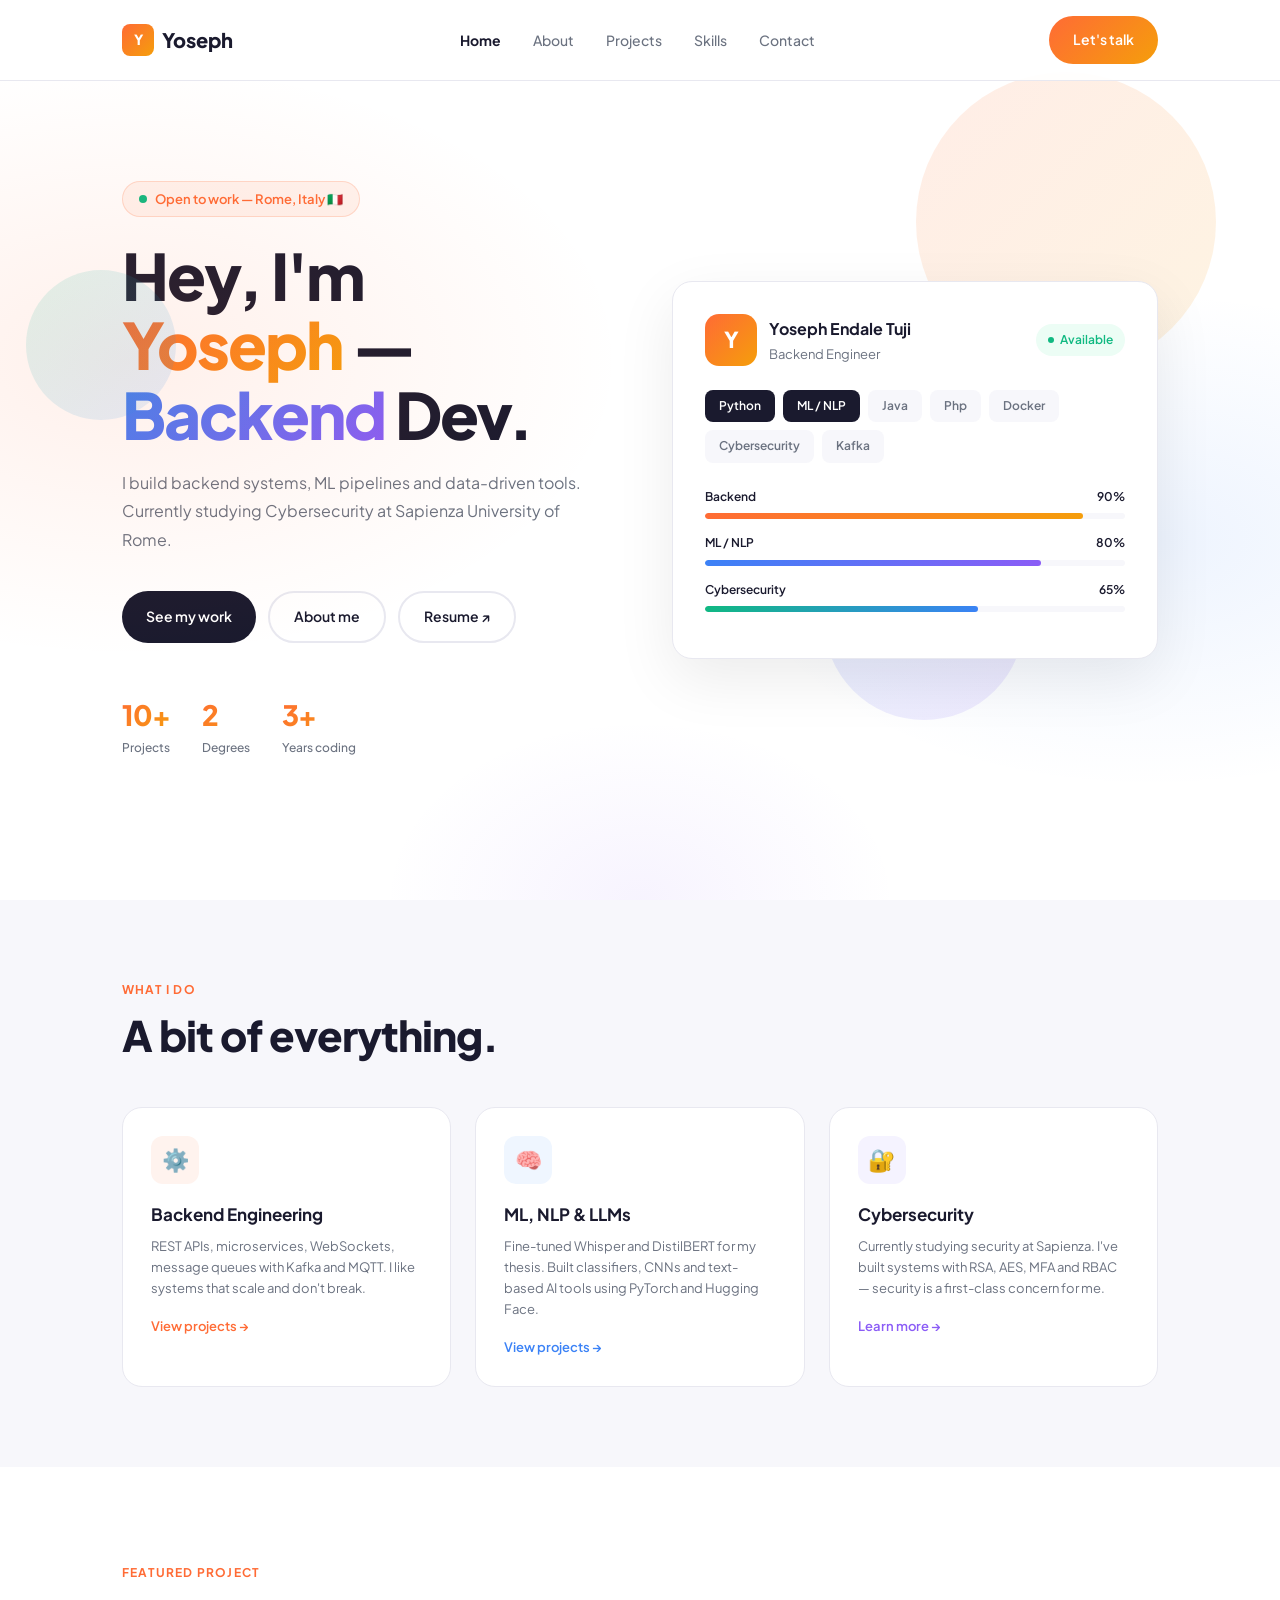
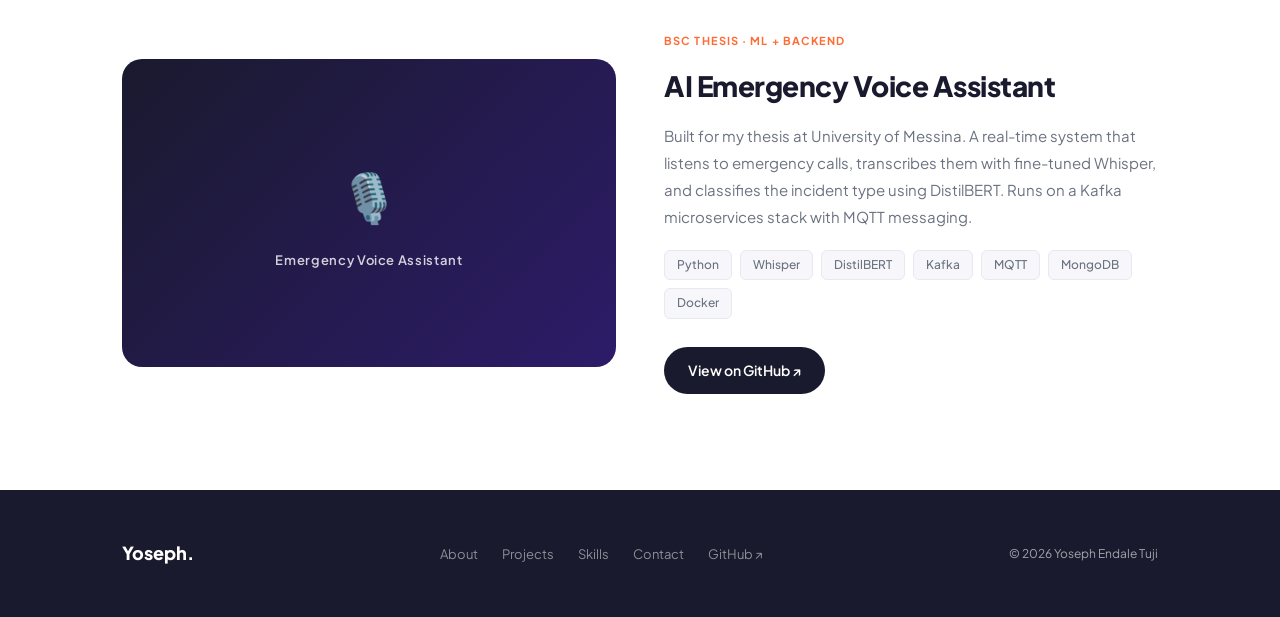
<file: index.html>
<!DOCTYPE html>
<html lang="en">
<head>
  <meta charset="UTF-8"/>
  <meta name="viewport" content="width=device-width, initial-scale=1.0"/>
  <title>Yoseph Endale — Backend Engineer</title>
  <meta name="description" content="Backend engineer and ML builder. MSc Cybersecurity at Sapienza Rome."/>
  <link rel="preconnect" href="https://fonts.googleapis.com"/>
  <link href="https://fonts.googleapis.com/css2?family=Plus+Jakarta+Sans:wght@400;500;600;700;800&family=Fira+Code:wght@400;500&display=swap" rel="stylesheet"/>
  <link rel="stylesheet" href="assets/css/style.css"/>
  <style>
    /* ── Hero ── */
    .hero {
      min-height: 100vh;
      display: flex; align-items: center;
      padding: 120px 0 80px;
      position: relative; overflow: hidden;
    }
    .hero-bg {
      position: absolute; inset: 0; pointer-events: none;
      background:
        radial-gradient(ellipse 70% 60% at 10% 40%, rgba(255,107,53,.1) 0%, transparent 55%),
        radial-gradient(ellipse 60% 50% at 90% 60%, rgba(59,130,246,.09) 0%, transparent 55%),
        radial-gradient(ellipse 40% 40% at 50% 100%, rgba(139,92,246,.07) 0%, transparent 50%);
    }
    /* Floating shapes */
    .shape {
      position: absolute; border-radius: 50%; pointer-events: none; opacity: .12;
      animation: float 6s ease-in-out infinite;
    }
    .shape-1 { width: 300px; height: 300px; background: var(--grad1); top: 8%; right: 5%; animation-delay: 0s; }
    .shape-2 { width: 200px; height: 200px; background: var(--grad2); bottom: 20%; right: 20%; animation-delay: 2s; }
    .shape-3 { width: 150px; height: 150px; background: var(--grad3); top: 30%; left: 2%; animation-delay: 4s; }
    @keyframes float {
      0%,100%{ transform: translateY(0) rotate(0deg); }
      50%    { transform: translateY(-20px) rotate(5deg); }
    }

    .hero-inner {
      display: grid; grid-template-columns: 1fr 1fr;
      gap: 64px; align-items: center;
      max-width: 1100px; margin: 0 auto; padding: 0 32px;
    }
    .hero-badge {
      display: inline-flex; align-items: center; gap: 8px;
      padding: 6px 16px; background: #fff3ee;
      border-radius: 100px; font-size: 13px; font-weight: 600;
      color: var(--orange); margin-bottom: 24px;
      border: 1px solid rgba(255,107,53,.2);
    }
    .hero-badge::before {
      content: ''; width: 8px; height: 8px; background: var(--green);
      border-radius: 50%; animation: pulse 2s ease-in-out infinite;
    }
    @keyframes pulse { 0%,100%{transform:scale(1);opacity:1} 50%{transform:scale(1.4);opacity:.6} }

    .hero h1 {
      font-size: clamp(40px, 5vw, 64px); font-weight: 800;
      letter-spacing: -2px; line-height: 1.08; margin-bottom: 20px;
    }
    .hero h1 .highlight {
      background: var(--grad1); -webkit-background-clip: text;
      -webkit-text-fill-color: transparent; background-clip: text;
    }
    .hero h1 .highlight2 {
      background: var(--grad2); -webkit-background-clip: text;
      -webkit-text-fill-color: transparent; background-clip: text;
    }
    .hero-desc {
      font-size: 16px; color: var(--muted); line-height: 1.8; margin-bottom: 36px;
    }
    .hero-actions { display: flex; gap: 12px; flex-wrap: wrap; margin-bottom: 48px; }
    .hero-stats { display: flex; gap: 32px; }
    .stat-num {
      font-size: 28px; font-weight: 800; letter-spacing: -1px;
      background: var(--grad1); -webkit-background-clip: text;
      -webkit-text-fill-color: transparent; background-clip: text;
    }
    .stat-label { font-size: 12px; color: var(--muted); font-weight: 500; }

    /* Hero card */
    .hero-card {
      background: #fff; border-radius: var(--radius-lg);
      padding: 32px; box-shadow: 0 20px 60px rgba(0,0,0,.08);
      border: 1px solid var(--border); position: relative;
      animation: fadeup .8s ease forwards .3s; opacity: 0;
    }
    @keyframes fadeup { from{opacity:0;transform:translateY(20px)} to{opacity:1;transform:translateY(0)} }
    .card-header { display: flex; align-items: center; gap: 12px; margin-bottom: 24px; }
    .avatar {
      width: 52px; height: 52px; border-radius: 14px;
      background: var(--grad1); display: flex; align-items: center;
      justify-content: center; font-size: 22px; font-weight: 800; color: #fff;
      flex-shrink: 0;
    }
    .card-name { font-weight: 700; font-size: 16px; }
    .card-role { font-size: 13px; color: var(--muted); }
    .card-status {
      display: flex; align-items: center; gap: 6px;
      font-size: 12px; color: var(--green); font-weight: 600;
      padding: 6px 12px; background: #ecfdf5; border-radius: 100px;
      margin-left: auto;
    }
    .card-status::before { content:''; width:6px; height:6px; background:var(--green); border-radius:50%; animation: pulse 2s ease-in-out infinite; }

    .card-tags { display: flex; flex-wrap: wrap; gap: 8px; margin-bottom: 24px; }
    .card-tag {
      padding: 6px 14px; border-radius: 8px; font-size: 12px; font-weight: 600;
      background: var(--surface); color: var(--muted);
    }
    .card-tag.active { background: var(--text); color: #fff; }

    .card-bar-label { font-size: 12px; font-weight: 600; margin-bottom: 6px; display: flex; justify-content: space-between; }
    .card-bar { height: 6px; background: var(--surface); border-radius: 100px; margin-bottom: 14px; overflow: hidden; }
    .card-bar-fill { height: 100%; border-radius: 100px; animation: grow 1.2s ease forwards; transform-origin: left; }
    .card-bar-fill.orange { background: var(--grad1); }
    .card-bar-fill.blue   { background: var(--grad2); }
    .card-bar-fill.green  { background: var(--grad3); }
    @keyframes grow { from{width:0} }

    /* Snapshot cards */
    .snapshot { padding: 80px 0; background: var(--surface); }
    .snap-grid { display: grid; grid-template-columns: repeat(3,1fr); gap: 24px; margin-top: 48px; }
    .snap-card {
      background: #fff; border-radius: var(--radius-lg); padding: 28px;
      border: 1px solid var(--border); text-decoration: none; color: inherit;
      transition: all .2s; display: block;
    }
    .snap-card:hover { transform: translateY(-4px); box-shadow: 0 16px 40px rgba(0,0,0,.08); }
    .snap-icon {
      width: 48px; height: 48px; border-radius: 12px;
      display: flex; align-items: center; justify-content: center;
      font-size: 22px; margin-bottom: 16px;
    }
    .snap-card h3 { font-size: 17px; font-weight: 700; margin-bottom: 8px; }
    .snap-card p  { font-size: 13px; color: var(--muted); line-height: 1.6; }
    .snap-link { font-size: 13px; font-weight: 600; margin-top: 16px; display: inline-flex; align-items: center; gap: 4px; }
    .snap-link.orange { color: var(--orange); }
    .snap-link.blue   { color: var(--blue); }
    .snap-link.purple { color: var(--purple); }

    /* Featured project */
    .featured { padding: 96px 0; }
    .feat-grid { display: grid; grid-template-columns: 1fr 1fr; gap: 48px; align-items: center; margin-top: 48px; }
    .feat-img {
      background: linear-gradient(135deg, #1a1a2e 0%, #2d1b69 100%);
      border-radius: var(--radius-lg); aspect-ratio: 16/10;
      display: flex; align-items: center; justify-content: center;
      position: relative; overflow: hidden;
    }
    .feat-img-inner { text-align: center; color: rgba(255,255,255,.8); }
    .feat-img-icon { font-size: 48px; margin-bottom: 12px; }
    .feat-img-label { font-size: 13px; font-weight: 600; letter-spacing: .05em; }
    .feat-label { font-size: 11px; font-weight: 700; letter-spacing: .1em; text-transform: uppercase; color: var(--orange); margin-bottom: 12px; }
    .feat-title { font-size: 28px; font-weight: 800; letter-spacing: -.5px; margin-bottom: 12px; }
    .feat-desc  { font-size: 15px; color: var(--muted); line-height: 1.8; margin-bottom: 20px; }
    .feat-stack { display: flex; flex-wrap: wrap; gap: 8px; margin-bottom: 28px; }
    .feat-tag {
      padding: 4px 12px; border-radius: 6px; font-size: 12px; font-weight: 500;
      background: var(--surface); color: var(--muted); border: 1px solid var(--border);
    }

    @media (max-width: 900px) {
      .hero-inner { grid-template-columns: 1fr; }
      .hero-card  { display: none; }
      .snap-grid  { grid-template-columns: 1fr; }
      .feat-grid  { grid-template-columns: 1fr; }
      .hero-stats { gap: 20px; }
    }
  </style>
</head>
<body>

  <!-- NAV -->
  <nav id="navbar">
    <div class="nav-inner">
      <a href="index.html" class="nav-logo">
        <span>Y</span> Yoseph
      </a>
      <ul class="nav-links">
        <li><a href="index.html">Home</a></li>
        <li><a href="about.html">About</a></li>
        <li><a href="projects.html">Projects</a></li>
        <li><a href="skills.html">Skills</a></li>
        <li><a href="contact.html">Contact</a></li>
      </ul>
      <a href="contact.html" class="btn btn-grad nav-cta">Let's talk</a>
      <div class="hamburger" id="hamburger">
        <span></span><span></span><span></span>
      </div>
    </div>
  </nav>

  <!-- HERO -->
  <section class="hero">
    <div class="hero-bg"></div>
    <div class="shape shape-1"></div>
    <div class="shape shape-2"></div>
    <div class="shape shape-3"></div>
    <div class="hero-inner">
      <div>
        <div class="hero-badge">Open to work — Rome, Italy 🇮🇹</div>
        <h1>
          Hey, I'm<br>
          <span class="highlight">Yoseph</span> —<br>
          <span class="highlight2">Backend</span> Dev.
        </h1>
        <p class="hero-desc">
          I build backend systems, ML pipelines and data-driven tools. Currently studying Cybersecurity at Sapienza University of Rome.
        </p>
        <div class="hero-actions">
          <a href="projects.html" class="btn btn-primary">See my work</a>
          <a href="about.html" class="btn btn-outline">About me</a>
          <a href="resume.pdf" target="_blank" class="btn btn-outline">Resume ↗</a>
        </div>
        <div class="hero-stats">
          <div>
            <div class="stat-num">10+</div>
            <div class="stat-label">Projects</div>
          </div>
          <div>
            <div class="stat-num">2</div>
            <div class="stat-label">Degrees</div>
          </div>
          <div>
            <div class="stat-num">3+</div>
            <div class="stat-label">Years coding</div>
          </div>
        </div>
      </div>

      <!-- Card -->
      <div class="hero-card">
        <div class="card-header">
          <div class="avatar">Y</div>
          <div>
            <div class="card-name">Yoseph Endale Tuji</div>
            <div class="card-role">Backend Engineer</div>
          </div>
          <div class="card-status">Available</div>
        </div>
        <div class="card-tags">
          <span class="card-tag active">Python</span>
          <span class="card-tag active">ML / NLP</span>
          <span class="card-tag">Java</span>
          <span class="card-tag">Php</span>
          <span class="card-tag">Docker</span>
          <span class="card-tag">Cybersecurity</span>
          <span class="card-tag">Kafka</span>
        </div>
        <div>
          <div class="card-bar-label"><span>Backend</span><span>90%</span></div>
          <div class="card-bar"><div class="card-bar-fill orange" style="width:90%"></div></div>
          <div class="card-bar-label"><span>ML / NLP</span><span>80%</span></div>
          <div class="card-bar"><div class="card-bar-fill blue" style="width:80%"></div></div>
          <div class="card-bar-label"><span>Cybersecurity</span><span>65%</span></div>
          <div class="card-bar"><div class="card-bar-fill green" style="width:65%"></div></div>
        </div>
      </div>
    </div>
  </section>

  <!-- SNAPSHOT -->
  <section class="snapshot">
    <div class="container">
      <div class="section-label">What I do</div>
      <div class="section-title">A bit of everything.</div>
      <div class="snap-grid">
        <a href="projects.html?filter=backend" class="snap-card reveal">
          <div class="snap-icon" style="background:#fff3ee">⚙️</div>
          <h3>Backend Engineering</h3>
          <p>REST APIs, microservices, WebSockets, message queues with Kafka and MQTT. I like systems that scale and don't break.</p>
          <div class="snap-link orange">View projects →</div>
        </a>
        <a href="projects.html?filter=ml" class="snap-card reveal">
          <div class="snap-icon" style="background:#eff6ff">🧠</div>
          <h3>ML, NLP & LLMs</h3>
          <p>Fine-tuned Whisper and DistilBERT for my thesis. Built classifiers, CNNs and text-based AI tools using PyTorch and Hugging Face.</p>
          <div class="snap-link blue">View projects →</div>
        </a>
        <a href="projects.html?filter=security" class="snap-card reveal">
          <div class="snap-icon" style="background:#f5f3ff">🔐</div>
          <h3>Cybersecurity</h3>
          <p>Currently studying security at Sapienza. I've built systems with RSA, AES, MFA and RBAC — security is a first-class concern for me.</p>
          <div class="snap-link purple">Learn more →</div>
        </a>
      </div>
    </div>
  </section>

  <!-- FEATURED PROJECT -->
  <section class="featured">
    <div class="container">
      <div class="section-label">Featured project</div>
      <div class="feat-grid">
        <div class="feat-img reveal">
          <div class="feat-img-inner">
            <div class="feat-img-icon">🎙️</div>
            <div class="feat-img-label">Emergency Voice Assistant</div>
          </div>
        </div>
        <div class="reveal">
          <div class="feat-label">BSc Thesis · ML + Backend</div>
          <div class="feat-title">AI Emergency Voice Assistant</div>
          <p class="feat-desc">
            Built for my thesis at University of Messina. A real-time system that listens to emergency calls, transcribes them with fine-tuned Whisper, and classifies the incident type using DistilBERT. Runs on a Kafka microservices stack with MQTT messaging.
          </p>
          <div class="feat-stack">
            <span class="feat-tag">Python</span>
            <span class="feat-tag">Whisper</span>
            <span class="feat-tag">DistilBERT</span>
            <span class="feat-tag">Kafka</span>
            <span class="feat-tag">MQTT</span>
            <span class="feat-tag">MongoDB</span>
            <span class="feat-tag">Docker</span>
          </div>
          <a href="https://github.com/YosephEndale" target="_blank" class="btn btn-primary">View on GitHub ↗</a>
        </div>
      </div>
    </div>
  </section>

  <!-- FOOTER -->
  <footer>
    <div class="footer-inner">
      <a href="index.html" class="footer-logo">Yoseph.</a>
      <div class="footer-links">
        <a href="about.html">About</a>
        <a href="projects.html">Projects</a>
        <a href="skills.html">Skills</a>
        <a href="contact.html">Contact</a>
        <a href="https://github.com/YosephEndale" target="_blank">GitHub ↗</a>
      </div>
      <div class="footer-copy">© 2026 Yoseph Endale Tuji</div>
    </div>
  </footer>
<!-- Google tag (gtag.js) -->
<script async src="https://www.googletagmanager.com/gtag/js?id=G-W89TSL78B0"></script>
<script>
  window.dataLayer = window.dataLayer || [];
  function gtag(){dataLayer.push(arguments);}
  gtag('js', new Date());

  gtag('config', 'G-W89TSL78B0');
</script>

  <script src="assets/js/main.js"></script>
</body>
</html>
</file>
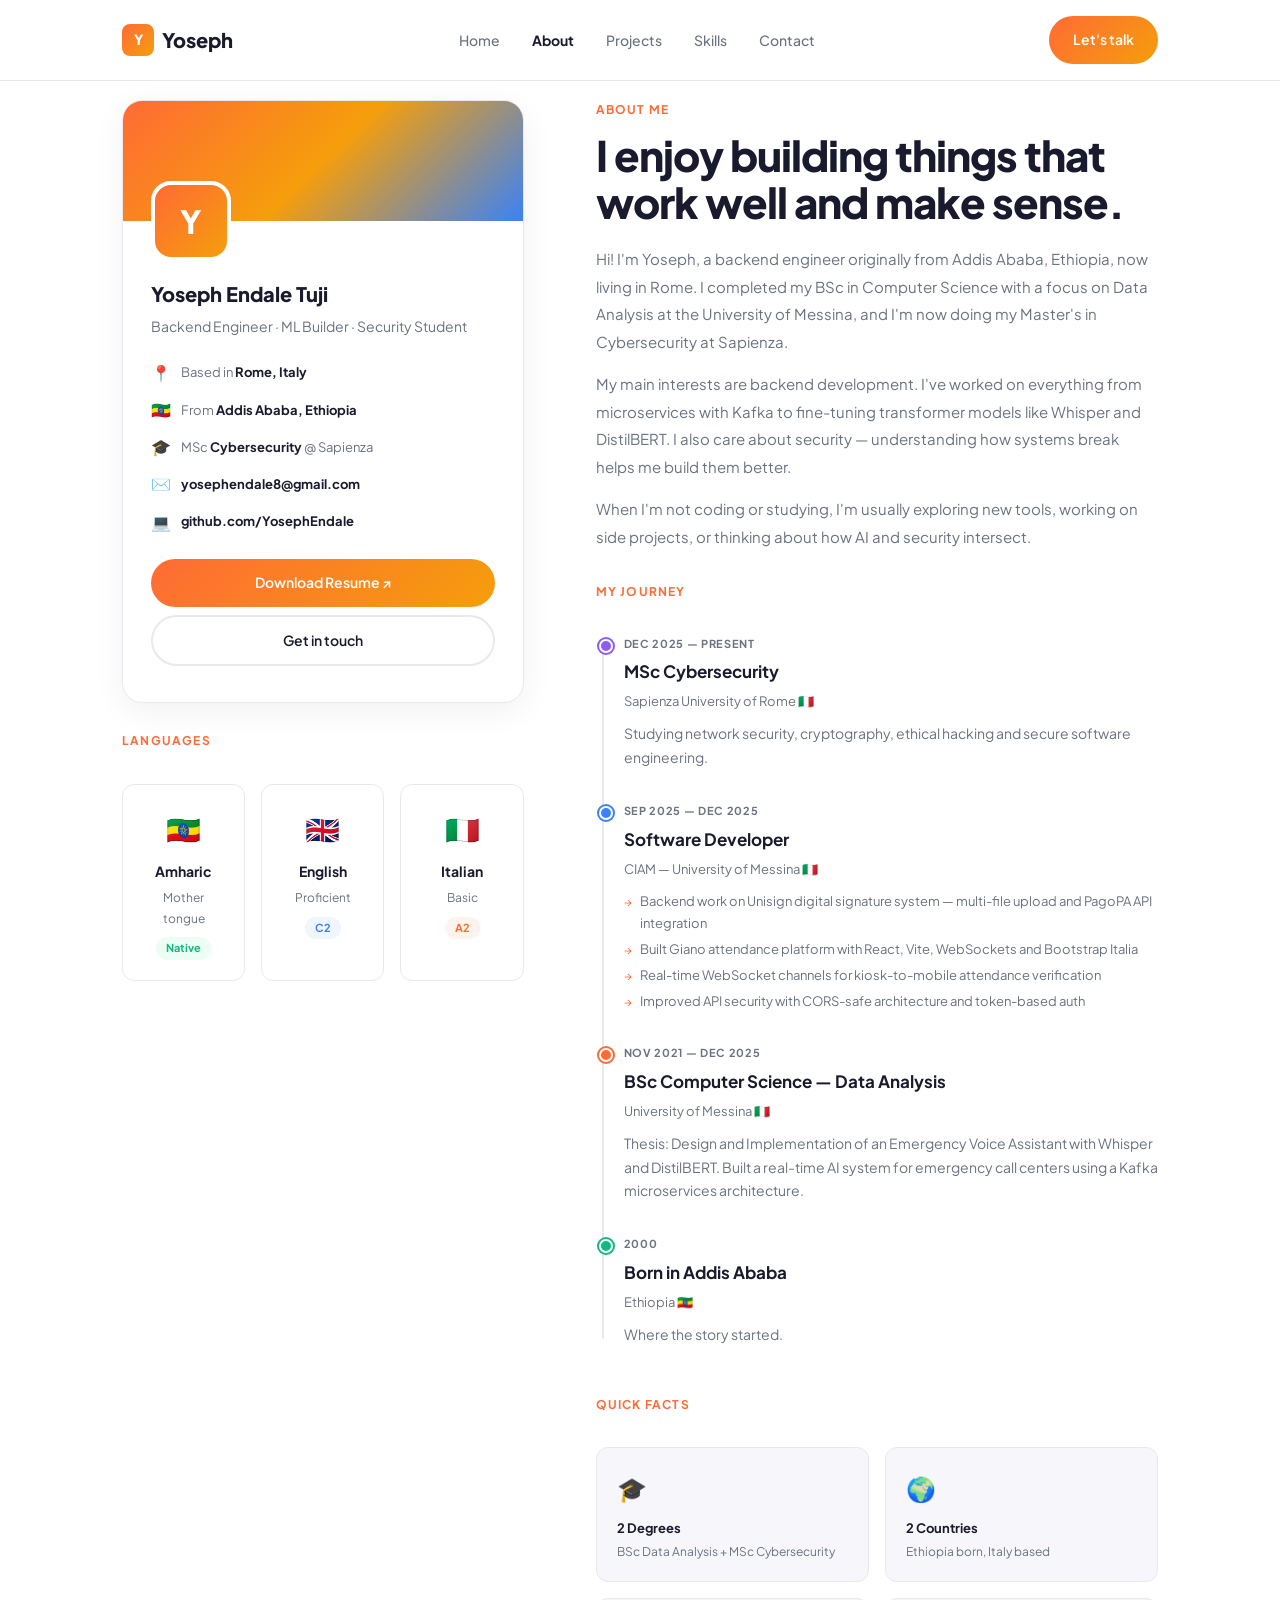
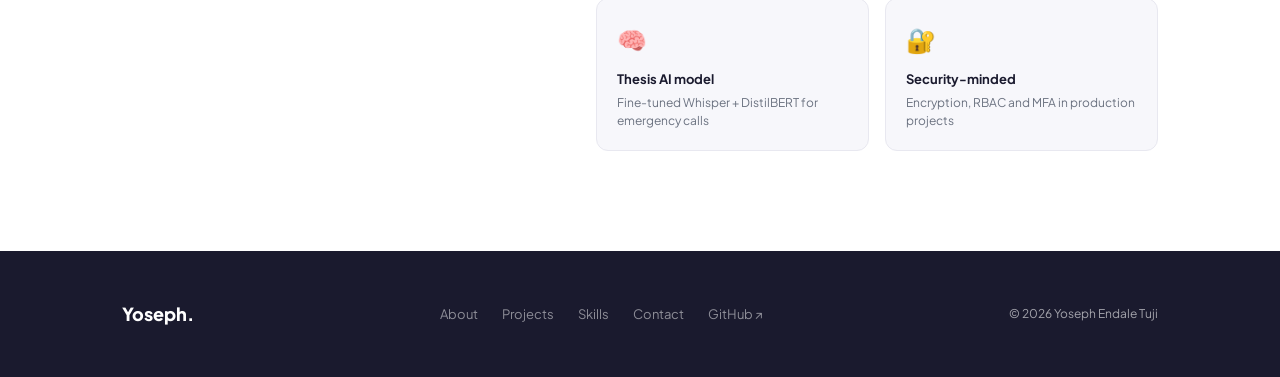
<file: about.html>
<!DOCTYPE html>
<html lang="en">
<head>
  <meta charset="UTF-8"/>
  <meta name="viewport" content="width=device-width, initial-scale=1.0"/>
  <title>About — Yoseph Endale</title>
  <link rel="preconnect" href="https://fonts.googleapis.com"/>
  <link href="https://fonts.googleapis.com/css2?family=Plus+Jakarta+Sans:wght@400;500;600;700;800&family=Fira+Code:wght@400;500&display=swap" rel="stylesheet"/>
  <link rel="stylesheet" href="assets/css/style.css"/>
  <style>
    .about-grid {
      display: grid; grid-template-columns: 1fr 1.4fr;
      gap: 72px; align-items: start;
      padding: 100px 0;
    }

    /* Profile card */
    .profile-card {
      background: #fff; border-radius: var(--radius-lg);
      border: 1px solid var(--border); overflow: hidden;
      box-shadow: 0 8px 32px rgba(0,0,0,.06); position: sticky; top: 100px;
    }
    .profile-banner {
      height: 120px;
      background: linear-gradient(135deg, #ff6b35, #f59e0b, #3b82f6);
    }
    .profile-body { padding: 0 28px 28px; }
    .profile-avatar {
      width: 80px; height: 80px; border-radius: 20px;
      background: var(--grad1); border: 4px solid #fff;
      display: flex; align-items: center; justify-content: center;
      font-size: 32px; font-weight: 800; color: #fff;
      margin-top: -40px; margin-bottom: 16px;
    }
    .profile-name { font-size: 20px; font-weight: 800; margin-bottom: 4px; }
    .profile-role { font-size: 14px; color: var(--muted); margin-bottom: 20px; }
    .profile-info { display: flex; flex-direction: column; gap: 10px; margin-bottom: 24px; }
    .profile-row {
      display: flex; align-items: center; gap: 10px;
      font-size: 13px; color: var(--muted);
    }
    .profile-row span:first-child { font-size: 16px; }
    .profile-row strong { color: var(--text); }
    .profile-card .btn { width: 100%; justify-content: center; margin-bottom: 8px; }

    /* Timeline */
    .timeline { position: relative; padding-left: 28px; margin-top: 32px; }
    .timeline::before {
      content: ''; position: absolute; left: 6px; top: 8px; bottom: 8px;
      width: 2px; background: var(--border); border-radius: 2px;
    }
    .tl-item { position: relative; margin-bottom: 32px; }
    .tl-dot {
      position: absolute; left: -25px; top: 4px;
      width: 14px; height: 14px; border-radius: 50%;
      border: 2px solid #fff; box-shadow: 0 0 0 2px currentColor;
    }
    .tl-dot.orange { color: var(--orange); background: var(--orange); }
    .tl-dot.blue   { color: var(--blue);   background: var(--blue); }
    .tl-dot.green  { color: var(--green);  background: var(--green); }
    .tl-dot.purple { color: var(--purple); background: var(--purple); }
    .tl-date { font-size: 11px; font-weight: 700; letter-spacing: .06em; text-transform: uppercase; color: var(--muted); margin-bottom: 4px; }
    .tl-title { font-size: 17px; font-weight: 700; margin-bottom: 4px; }
    .tl-org { font-size: 13px; color: var(--muted); margin-bottom: 10px; }
    .tl-desc { font-size: 14px; color: var(--muted); line-height: 1.7; }
    .tl-bullets { list-style: none; margin-top: 8px; }
    .tl-bullets li {
      font-size: 13px; color: var(--muted); line-height: 1.7;
      padding-left: 16px; position: relative; margin-bottom: 4px;
    }
    .tl-bullets li::before { content: '→'; position: absolute; left: 0; color: var(--orange); font-size: 11px; top: 3px; }

    /* Languages */
    .lang-grid { display: grid; grid-template-columns: repeat(3,1fr); gap: 16px; margin-top: 32px; }
    .lang-card {
      background: #fff; border: 1px solid var(--border); border-radius: var(--radius);
      padding: 20px; text-align: center;
    }
    .lang-flag { font-size: 28px; margin-bottom: 8px; }
    .lang-name { font-size: 14px; font-weight: 700; margin-bottom: 4px; }
    .lang-level { font-size: 12px; color: var(--muted); }
    .lang-badge {
      display: inline-block; margin-top: 8px; padding: 2px 10px;
      border-radius: 100px; font-size: 11px; font-weight: 700;
    }

    /* Fun facts */
    .facts-grid { display: grid; grid-template-columns: repeat(2,1fr); gap: 16px; margin-top: 32px; }
    .fact-card {
      background: var(--surface); border-radius: var(--radius);
      padding: 20px; border: 1px solid var(--border);
    }
    .fact-icon { font-size: 24px; margin-bottom: 8px; }
    .fact-title { font-size: 13px; font-weight: 700; margin-bottom: 4px; }
    .fact-text  { font-size: 12px; color: var(--muted); line-height: 1.5; }

    @media (max-width: 900px) {
      .about-grid { grid-template-columns: 1fr; padding: 60px 0; }
      .profile-card { position: static; }
      .lang-grid  { grid-template-columns: repeat(3,1fr); }
      .facts-grid { grid-template-columns: 1fr 1fr; }
    }
  </style>
</head>
<body>

  <nav id="navbar">
    <div class="nav-inner">
      <a href="index.html" class="nav-logo"><span>Y</span> Yoseph</a>
      <ul class="nav-links">
        <li><a href="index.html">Home</a></li>
        <li><a href="about.html">About</a></li>
        <li><a href="projects.html">Projects</a></li>
        <li><a href="skills.html">Skills</a></li>
        <li><a href="contact.html">Contact</a></li>
      </ul>
      <a href="contact.html" class="btn btn-grad nav-cta">Let's talk</a>
      <div class="hamburger"><span></span><span></span><span></span></div>
    </div>
  </nav>

  <div class="container">
    <div class="about-grid">

      <!-- Left: profile card -->
      <div class="reveal">
        <div class="profile-card">
          <div class="profile-banner"></div>
          <div class="profile-body">
            <div class="profile-avatar">Y</div>
            <div class="profile-name">Yoseph Endale Tuji</div>
            <div class="profile-role">Backend Engineer · ML Builder · Security Student</div>
            <div class="profile-info">
              <div class="profile-row"><span>📍</span><span>Based in <strong>Rome, Italy</strong></span></div>
              <div class="profile-row"><span>🇪🇹</span><span>From <strong>Addis Ababa, Ethiopia</strong></span></div>
              <div class="profile-row"><span>🎓</span><span>MSc <strong>Cybersecurity</strong> @ Sapienza</span></div>
              <div class="profile-row"><span>✉️</span><span><strong>yosephendale8@gmail.com</strong></span></div>
              <div class="profile-row"><span>💻</span><span><strong>github.com/YosephEndale</strong></span></div>
            </div>
            <a href="resume.pdf" target="_blank" class="btn btn-grad">Download Resume ↗</a>
            <a href="contact.html" class="btn btn-outline">Get in touch</a>
          </div>
        </div>

        <!-- Languages -->
        <div style="margin-top: 28px;">
          <div class="section-label" style="margin-bottom:16px">Languages</div>
          <div class="lang-grid">
            <div class="lang-card">
              <div class="lang-flag">🇪🇹</div>
              <div class="lang-name">Amharic</div>
              <div class="lang-level">Mother tongue</div>
              <div class="lang-badge" style="background:#ecfdf5;color:var(--green)">Native</div>
            </div>
            <div class="lang-card">
              <div class="lang-flag">🇬🇧</div>
              <div class="lang-name">English</div>
              <div class="lang-level">Proficient</div>
              <div class="lang-badge" style="background:#eff6ff;color:var(--blue)">C2</div>
            </div>
            <div class="lang-card">
              <div class="lang-flag">🇮🇹</div>
              <div class="lang-name">Italian</div>
              <div class="lang-level">Basic</div>
              <div class="lang-badge" style="background:#fff3ee;color:var(--orange)">A2</div>
            </div>
          </div>
        </div>
      </div>

      <!-- Right: story + timeline -->
      <div>
        <div class="reveal">
          <div class="section-label">About me</div>
          <h1 style="font-size:clamp(28px,3.5vw,42px);font-weight:800;letter-spacing:-1px;line-height:1.1;margin-bottom:20px">
            I enjoy building things that work well and make sense.
          </h1>
          <p style="font-size:15px;color:var(--muted);line-height:1.85;margin-bottom:14px">
            Hi! I'm Yoseph, a backend engineer originally from Addis Ababa, Ethiopia, now living in Rome. I completed my BSc in Computer Science with a focus on Data Analysis at the University of Messina, and I'm now doing my Master's in Cybersecurity at Sapienza.
          </p>
          <p style="font-size:15px;color:var(--muted);line-height:1.85;margin-bottom:14px">
            My main interests are backend development. I've worked on everything from microservices with Kafka to fine-tuning transformer models like Whisper and DistilBERT. I also care about security — understanding how systems break helps me build them better.
          </p>
          <p style="font-size:15px;color:var(--muted);line-height:1.85;margin-bottom:32px">
            When I'm not coding or studying, I'm usually exploring new tools, working on side projects, or thinking about how AI and security intersect.
          </p>
        </div>

        <!-- Timeline -->
        <div class="reveal">
          <div class="section-label" style="margin-bottom:24px">My journey</div>
          <div class="timeline">

            <div class="tl-item">
              <div class="tl-dot purple"></div>
              <div class="tl-date">Dec 2025 — Present</div>
              <div class="tl-title">MSc Cybersecurity</div>
              <div class="tl-org">Sapienza University of Rome 🇮🇹</div>
              <div class="tl-desc">Studying network security, cryptography, ethical hacking and secure software engineering.</div>
            </div>

            <div class="tl-item">
              <div class="tl-dot blue"></div>
              <div class="tl-date">Sep 2025 — Dec 2025</div>
              <div class="tl-title">Software Developer</div>
              <div class="tl-org">CIAM — University of Messina 🇮🇹</div>
              <ul class="tl-bullets">
                <li>Backend work on Unisign digital signature system — multi-file upload and PagoPA API integration</li>
                <li>Built Giano attendance platform with React, Vite, WebSockets and Bootstrap Italia</li>
                <li>Real-time WebSocket channels for kiosk-to-mobile attendance verification</li>
                <li>Improved API security with CORS-safe architecture and token-based auth</li>
              </ul>
            </div>

            <div class="tl-item">
              <div class="tl-dot orange"></div>
              <div class="tl-date">Nov 2021 — Dec 2025</div>
              <div class="tl-title">BSc Computer Science — Data Analysis</div>
              <div class="tl-org">University of Messina 🇮🇹</div>
              <div class="tl-desc">Thesis: Design and Implementation of an Emergency Voice Assistant with Whisper and DistilBERT. Built a real-time AI system for emergency call centers using a Kafka microservices architecture.</div>
            </div>

            <div class="tl-item">
              <div class="tl-dot green"></div>
              <div class="tl-date">2000</div>
              <div class="tl-title">Born in Addis Ababa</div>
              <div class="tl-org">Ethiopia 🇪🇹</div>
              <div class="tl-desc">Where the story started.</div>
            </div>

          </div>
        </div>

        <!-- Fun facts -->
        <div class="reveal" style="margin-top:48px">
          <div class="section-label" style="margin-bottom:16px">Quick facts</div>
          <div class="facts-grid">
            <div class="fact-card">
              <div class="fact-icon">🎓</div>
              <div class="fact-title">2 Degrees</div>
              <div class="fact-text">BSc Data Analysis + MSc Cybersecurity</div>
            </div>
            <div class="fact-card">
              <div class="fact-icon">🌍</div>
              <div class="fact-title">2 Countries</div>
              <div class="fact-text">Ethiopia born, Italy based</div>
            </div>
            <div class="fact-card">
              <div class="fact-icon">🧠</div>
              <div class="fact-title">Thesis AI model</div>
              <div class="fact-text">Fine-tuned Whisper + DistilBERT for emergency calls</div>
            </div>
            <div class="fact-card">
              <div class="fact-icon">🔐</div>
              <div class="fact-title">Security-minded</div>
              <div class="fact-text">Encryption, RBAC and MFA in production projects</div>
            </div>
          </div>
        </div>
      </div>

    </div>
  </div>

  <footer>
    <div class="footer-inner">
      <a href="index.html" class="footer-logo">Yoseph.</a>
      <div class="footer-links">
        <a href="about.html">About</a>
        <a href="projects.html">Projects</a>
        <a href="skills.html">Skills</a>
        <a href="contact.html">Contact</a>
        <a href="https://github.com/YosephEndale" target="_blank">GitHub ↗</a>
      </div>
      <div class="footer-copy">© 2026 Yoseph Endale Tuji</div>
    </div>
  </footer>
<!-- Google tag (gtag.js) -->
<script async src="https://www.googletagmanager.com/gtag/js?id=G-W89TSL78B0"></script>
<script>
  window.dataLayer = window.dataLayer || [];
  function gtag(){dataLayer.push(arguments);}
  gtag('js', new Date());

  gtag('config', 'G-W89TSL78B0');
</script>

  <script src="assets/js/main.js"></script>
</body>
</html>
</file>
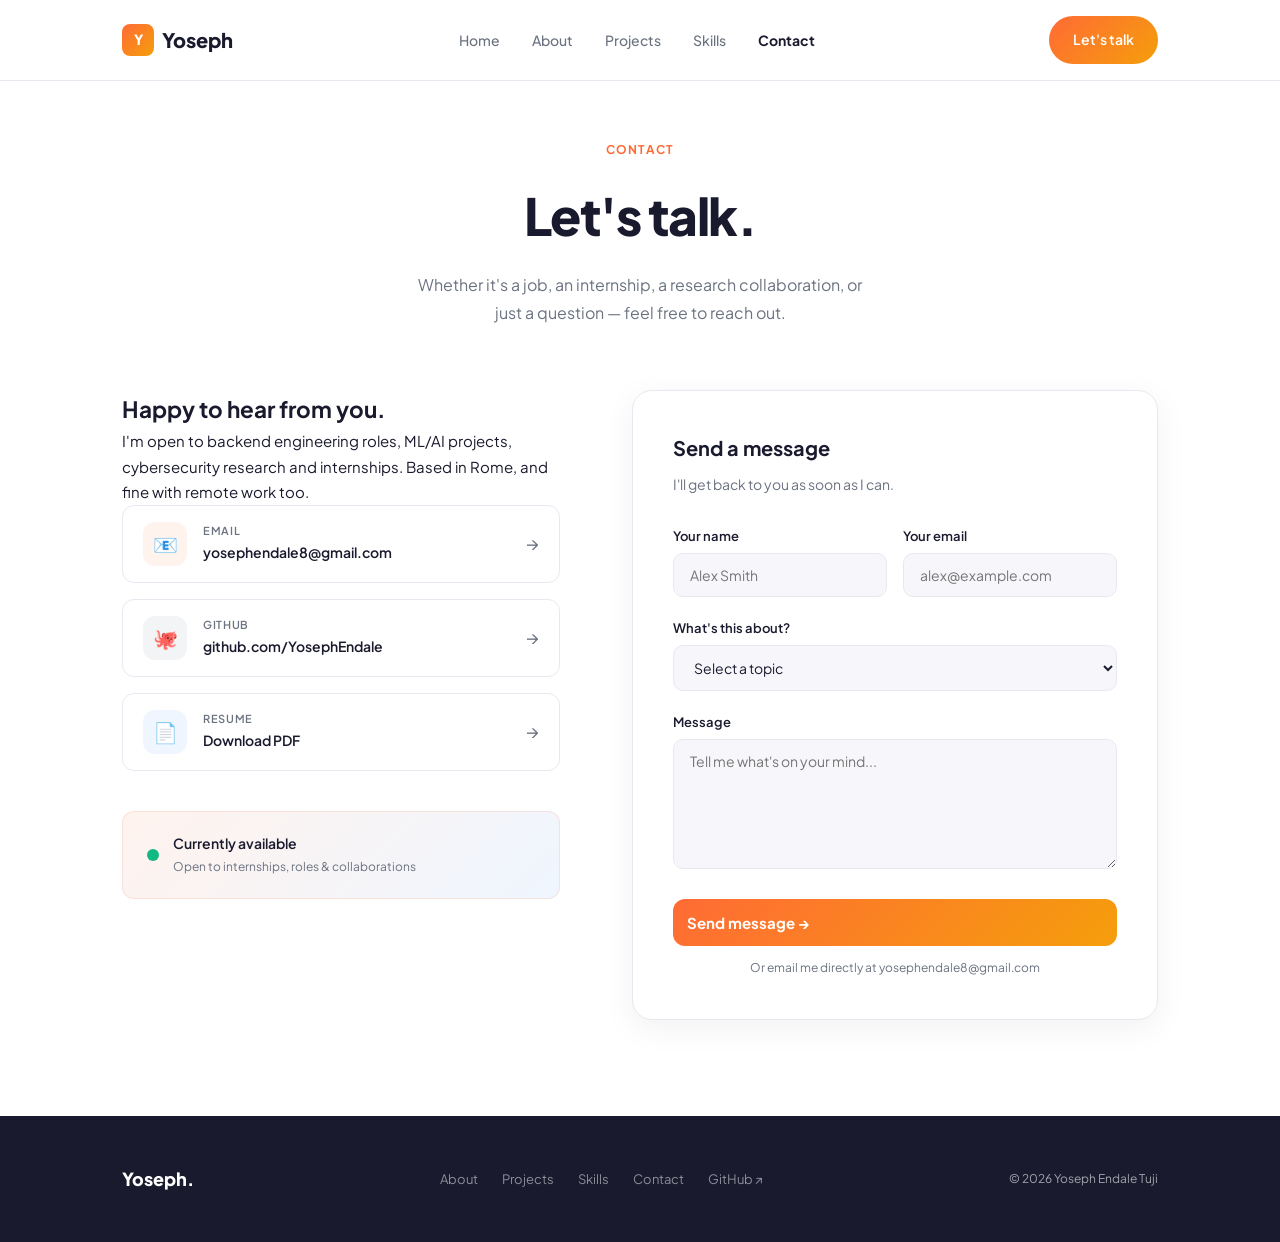
<file: contact.html>
<!DOCTYPE html>
<html lang="en">
<head>
  <meta charset="UTF-8"/>
  <meta name="viewport" content="width=device-width, initial-scale=1.0"/>
  <title>Contact — Yoseph Endale</title>
  <link rel="preconnect" href="https://fonts.googleapis.com"/>
  <link href="https://fonts.googleapis.com/css2?family=Plus+Jakarta+Sans:wght@400;500;600;700;800&family=Fira+Code:wght@400;500&display=swap" rel="stylesheet"/>
  <link rel="stylesheet" href="assets/css/style.css"/>
  <style>
    .contact-section { padding: 140px 0 96px; }

    .contact-grid {
      display: grid; grid-template-columns: 1fr 1.2fr;
      gap: 72px; align-items: start; margin-top: 64px;
    }

    /* Info side */
    .contact-info h2 {
      font-size: clamp(28px, 3.5vw, 42px); font-weight: 800;
      letter-spacing: -1px; margin-bottom: 16px;
    }
    .contact-info p { font-size: 15px; color: var(--muted); line-height: 1.8; margin-bottom: 36px; }

    .contact-items { display: flex; flex-direction: column; gap: 16px; margin-bottom: 40px; }
    .contact-item {
      display: flex; align-items: center; gap: 16px;
      padding: 16px 20px; background: #fff;
      border: 1px solid var(--border); border-radius: var(--radius);
      text-decoration: none; color: inherit; transition: all .2s;
    }
    .contact-item:hover { transform: translateX(4px); border-color: var(--orange); }
    .ci-icon {
      width: 44px; height: 44px; border-radius: 12px;
      display: flex; align-items: center; justify-content: center; font-size: 20px;
      flex-shrink: 0;
    }
    .ci-label { font-size: 11px; font-weight: 600; text-transform: uppercase; letter-spacing: .06em; color: var(--muted); }
    .ci-value { font-size: 14px; font-weight: 600; color: var(--text); }
    .ci-arrow { margin-left: auto; color: var(--muted); font-size: 18px; }

    .availability-card {
      background: linear-gradient(135deg, #fff3ee, #eff6ff);
      border: 1px solid rgba(255,107,53,.15); border-radius: var(--radius);
      padding: 20px 24px; display: flex; align-items: center; gap: 14px;
    }
    .avail-dot {
      width: 12px; height: 12px; background: var(--green);
      border-radius: 50%; flex-shrink: 0;
      animation: pulse 2s ease-in-out infinite;
    }
    @keyframes pulse { 0%,100%{transform:scale(1);opacity:1} 50%{transform:scale(1.4);opacity:.6} }
    .avail-text { font-size: 14px; font-weight: 600; }
    .avail-sub  { font-size: 12px; color: var(--muted); margin-top: 2px; }

    /* Form side */
    .contact-form {
      background: #fff; border-radius: var(--radius-lg);
      border: 1px solid var(--border); padding: 40px;
      box-shadow: 0 8px 32px rgba(0,0,0,.06);
    }
    .form-title { font-size: 20px; font-weight: 700; margin-bottom: 8px; }
    .form-sub   { font-size: 14px; color: var(--muted); margin-bottom: 28px; }

    .form-row { display: grid; grid-template-columns: 1fr 1fr; gap: 16px; }
    .form-group { margin-bottom: 20px; }
    .form-group label { display: block; font-size: 13px; font-weight: 600; margin-bottom: 6px; }
    .form-group input,
    .form-group textarea,
    .form-group select {
      width: 100%; padding: 12px 16px;
      border: 1.5px solid var(--border); border-radius: 10px;
      font-family: var(--font-body); font-size: 14px; color: var(--text);
      background: var(--surface); transition: border-color .2s;
      outline: none;
    }
    .form-group input:focus,
    .form-group textarea:focus,
    .form-group select:focus { border-color: var(--orange); background: #fff; }
    .form-group textarea { resize: vertical; min-height: 130px; }

    .form-submit { width: 100%; padding: 14px; font-size: 15px; font-weight: 700; border-radius: 12px; margin-top: 4px; }

    .form-note { font-size: 12px; color: var(--muted); text-align: center; margin-top: 12px; }

    /* Success message (hidden by default) */
    .form-success {
      display: none; text-align: center; padding: 32px 20px;
    }
    .form-success .success-icon { font-size: 48px; margin-bottom: 12px; }
    .form-success h3 { font-size: 20px; font-weight: 700; margin-bottom: 8px; }
    .form-success p  { font-size: 14px; color: var(--muted); }

    @media (max-width: 900px) {
      .contact-grid { grid-template-columns: 1fr; gap: 48px; }
      .form-row     { grid-template-columns: 1fr; }
    }
  </style>
</head>
<body>

  <nav id="navbar">
    <div class="nav-inner">
      <a href="index.html" class="nav-logo"><span>Y</span> Yoseph</a>
      <ul class="nav-links">
        <li><a href="index.html">Home</a></li>
        <li><a href="about.html">About</a></li>
        <li><a href="projects.html">Projects</a></li>
        <li><a href="skills.html">Skills</a></li>
        <li><a href="contact.html">Contact</a></li>
      </ul>
      <a href="contact.html" class="btn btn-grad nav-cta">Let's talk</a>
      <div class="hamburger"><span></span><span></span><span></span></div>
    </div>
  </nav>

  <section class="contact-section">
    <div class="container">
      <div style="text-align:center" class="reveal">
        <div class="section-label">Contact</div>
        <h1 style="font-size:clamp(32px,4vw,52px);font-weight:800;letter-spacing:-1.5px;margin-bottom:12px">Let's talk.</h1>
        <p style="font-size:16px;color:var(--muted);max-width:460px;margin:0 auto">
          Whether it's a job, an internship, a research collaboration, or just a question — feel free to reach out.
        </p>
      </div>

      <div class="contact-grid">

        <!-- Left -->
        <div class="reveal">
          <h2>Happy to hear from you.</h2>
          <p>I'm open to backend engineering roles, ML/AI projects, cybersecurity research and internships. Based in Rome, and fine with remote work too.</p>

          <div class="contact-items">
            <a href="mailto:yosephendale8@gmail.com" class="contact-item">
              <div class="ci-icon" style="background:#fff3ee">📧</div>
              <div>
                <div class="ci-label">Email</div>
                <div class="ci-value">yosephendale8@gmail.com</div>
              </div>
              <div class="ci-arrow">→</div>
            </a>
            <a href="https://github.com/YosephEndale" target="_blank" class="contact-item">
              <div class="ci-icon" style="background:#f3f4f6">🐙</div>
              <div>
                <div class="ci-label">GitHub</div>
                <div class="ci-value">github.com/YosephEndale</div>
              </div>
              <div class="ci-arrow">→</div>
            </a>
            <a href="resume.pdf" target="_blank" class="contact-item">
              <div class="ci-icon" style="background:#eff6ff">📄</div>
              <div>
                <div class="ci-label">Resume</div>
                <div class="ci-value">Download PDF</div>
              </div>
              <div class="ci-arrow">→</div>
            </a>
          </div>

          <div class="availability-card">
            <div class="avail-dot"></div>
            <div>
              <div class="avail-text">Currently available</div>
              <div class="avail-sub">Open to internships, roles & collaborations</div>
            </div>
          </div>
        </div>

        <!-- Right: form -->
        <div class="reveal">
          <div class="contact-form">
            <div id="form-content">
              <div class="form-title">Send a message</div>
              <div class="form-sub">I'll get back to you as soon as I can.</div>
              <form id="contact-form" action="https://formspree.io/f/mlgonkvr" method="POST">
                <div class="form-row">
                  <div class="form-group">
                    <label for="name">Your name</label>
                    <input type="text" id="name" name="name" placeholder="Alex Smith" required/>
                  </div>
                  <div class="form-group">
                    <label for="email">Your email</label>
                    <input type="email" id="email" name="email" placeholder="alex@example.com" required/>
                  </div>
                </div>
                <div class="form-group">
                  <label for="subject">What's this about?</label>
                  <select id="subject" name="subject">
                    <option value="">Select a topic</option>
                    <option>Job opportunity</option>
                    <option>Internship</option>
                    <option>Research collaboration</option>
                    <option>Project idea</option>
                    <option>Just saying hi</option>
                  </select>
                </div>
                <div class="form-group">
                  <label for="message">Message</label>
                  <textarea id="message" name="message" placeholder="Tell me what's on your mind..." required></textarea>
                </div>
                <button type="submit" class="btn btn-grad form-submit">Send message →</button>
                <div class="form-note">Or email me directly at yosephendale8@gmail.com</div>
              </form>
            </div>
            <div class="form-success" id="form-success">
              <div class="success-icon">🎉</div>
              <h3>Message sent!</h3>
              <p>Thanks for reaching out. I'll reply as soon as I can.</p>
            </div>
          </div>
        </div>

      </div>
    </div>
  </section>

  <footer>
    <div class="footer-inner">
      <a href="index.html" class="footer-logo">Yoseph.</a>
      <div class="footer-links">
        <a href="about.html">About</a>
        <a href="projects.html">Projects</a>
        <a href="skills.html">Skills</a>
        <a href="contact.html">Contact</a>
        <a href="https://github.com/YosephEndale" target="_blank">GitHub ↗</a>
      </div>
      <div class="footer-copy">© 2026 Yoseph Endale Tuji</div>
    </div>
  </footer>

  <script src="assets/js/main.js"></script>
  <script>
    // Contact form submission
    const form = document.getElementById('contact-form');
    if (form) {
      form.addEventListener('submit', async e => {
        e.preventDefault();
        const btn = form.querySelector('button[type=submit]');
        btn.textContent = 'Sending...';
        btn.disabled = true;
        try {
          const res = await fetch(form.action, {
            method: 'POST',
            body: new FormData(form),
            headers: { 'Accept': 'application/json' }
          });
          if (res.ok) {
            document.getElementById('form-content').style.display = 'none';
            document.getElementById('form-success').style.display = 'block';
          } else {
            btn.textContent = 'Try again';
            btn.disabled = false;
          }
        } catch {
          btn.textContent = 'Try again';
          btn.disabled = false;
        }
      });
    }
  </script>
  <!-- Google tag (gtag.js) -->
<script async src="https://www.googletagmanager.com/gtag/js?id=G-W89TSL78B0"></script>
<script>
  window.dataLayer = window.dataLayer || [];
  function gtag(){dataLayer.push(arguments);}
  gtag('js', new Date());

  gtag('config', 'G-W89TSL78B0');
</script>

</body>
</html>
</file>
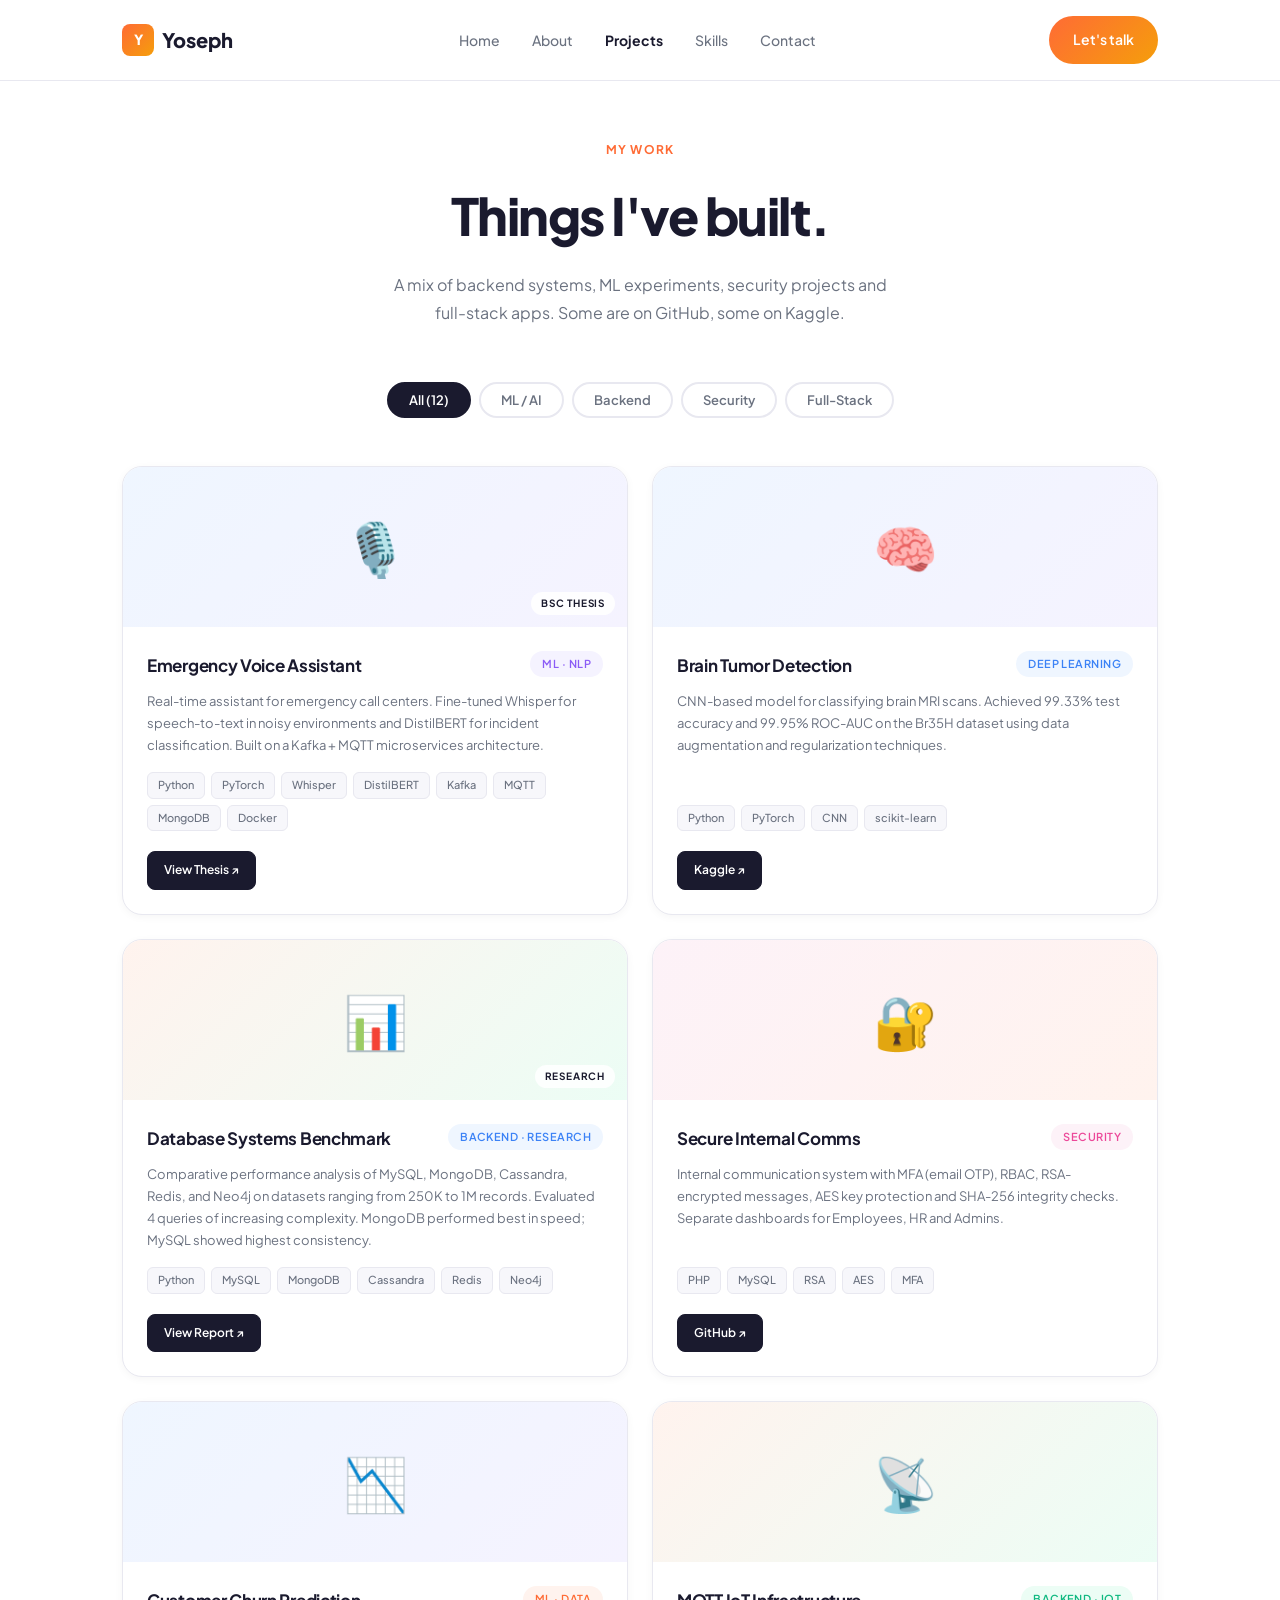
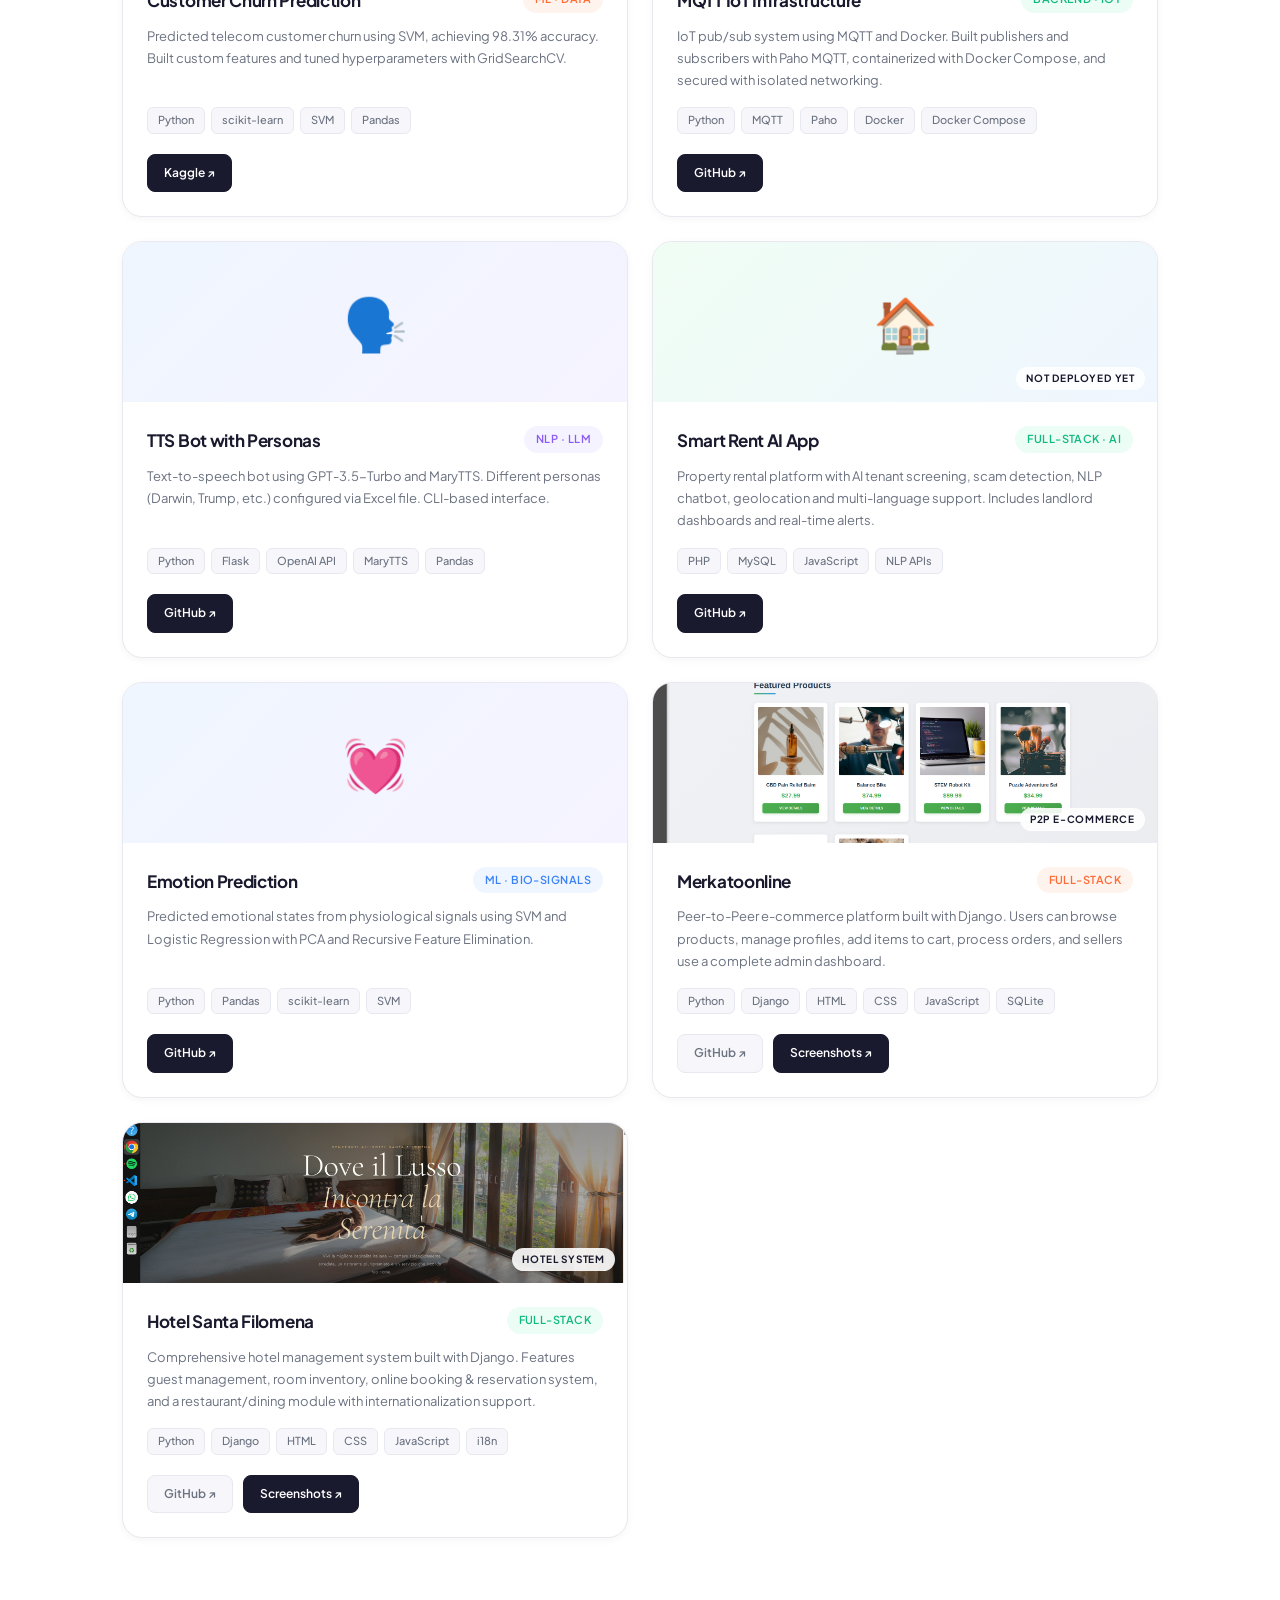
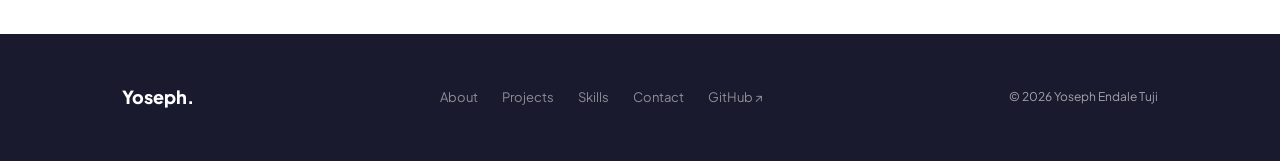
<file: projects.html>
<!DOCTYPE html>
<html lang="en">
<head>
  <meta charset="UTF-8"/>
  <meta name="viewport" content="width=device-width, initial-scale=1.0"/>
  <title>Projects — Yoseph Endale</title>
  <link rel="preconnect" href="https://fonts.googleapis.com"/>
  <link href="https://fonts.googleapis.com/css2?family=Plus+Jakarta+Sans:wght@400;500;600;700;800&family=Fira+Code:wght@400;500&display=swap" rel="stylesheet"/>
  <link rel="stylesheet" href="assets/css/style.css"/>
  <style>
    .projects-section { padding: 140px 0 96px; }
    .projects-intro { text-align: center; margin-bottom: 56px; }

    /* Filter */
    .filter-bar {
      display: flex; justify-content: center; gap: 8px;
      flex-wrap: wrap; margin-bottom: 48px;
    }
    .filter-btn {
      padding: 8px 20px; border-radius: 100px;
      font-size: 13px; font-weight: 600;
      border: 2px solid var(--border); background: transparent;
      color: var(--muted); cursor: pointer; transition: all .2s;
      font-family: var(--font-body);
    }
    .filter-btn:hover { border-color: var(--text); color: var(--text); }
    .filter-btn.active { background: var(--text); border-color: var(--text); color: #fff; }

    /* Grid */
    .projects-grid {
      display: grid; grid-template-columns: repeat(auto-fill, minmax(340px, 1fr));
      gap: 24px;
    }
    .project-card {
      background: #fff; border-radius: var(--radius-lg);
      border: 1px solid var(--border); overflow: hidden;
      transition: all .25s; display: flex; flex-direction: column;
      box-shadow: 0 2px 8px rgba(0,0,0,.04);
    }
    .project-card:hover { transform: translateY(-4px); box-shadow: 0 16px 40px rgba(0,0,0,.1); }

    .card-thumb {
      height: 160px; display: flex; align-items: center; justify-content: center;
      position: relative; overflow: hidden;
    }
    .thumb-icon { font-size: 52px; position: relative; z-index: 1; }
    .thumb-label {
      position: absolute; bottom: 12px; right: 12px;
      font-size: 10px; font-weight: 700; letter-spacing: .08em;
      text-transform: uppercase; padding: 3px 10px;
      background: rgba(255,255,255,.9); border-radius: 100px;
      color: var(--text);
    }

    /* thumb colors per category */
    .project-card.cat-ml       .card-thumb { background: linear-gradient(135deg, #eff6ff, #f5f3ff); }
    .project-card.cat-backend  .card-thumb { background: linear-gradient(135deg, #fff3ee, #ecfdf5); }
    .project-card.cat-security .card-thumb { background: linear-gradient(135deg, #fdf2f8, #fff3ee); }
    .project-card.cat-fullstack .card-thumb { background: linear-gradient(135deg, #f0fdf4, #eff6ff); }

    .card-body { padding: 24px; flex: 1; display: flex; flex-direction: column; }
    .card-top { display: flex; justify-content: space-between; align-items: flex-start; margin-bottom: 10px; }
    .card-title { font-size: 17px; font-weight: 700; letter-spacing: -.3px; }
    .card-desc { font-size: 13px; color: var(--muted); line-height: 1.7; margin-bottom: 16px; flex: 1; }
    .card-stack { display: flex; flex-wrap: wrap; gap: 6px; margin-bottom: 20px; }
    .card-stag {
      font-size: 11px; font-weight: 500; padding: 3px 10px;
      border-radius: 6px; background: var(--surface);
      color: var(--muted); border: 1px solid var(--border);
    }
    .card-links { display: flex; gap: 10px; margin-top: auto; }
    .card-link {
      padding: 8px 16px; border-radius: 8px; font-size: 12px; font-weight: 600;
      text-decoration: none; transition: all .2s; border: 1px solid var(--border);
      color: var(--muted); background: var(--surface);
    }
    .card-link:hover { background: var(--text); color: #fff; border-color: var(--text); }
    .card-link.primary { background: var(--text); color: #fff; border-color: var(--text); }
    .card-link.primary:hover { opacity: .85; }

    .screenshot-note {
      background: #eff6ff; border: 1px solid rgba(59,130,246,.2);
      border-radius: var(--radius); padding: 16px 20px; margin-bottom: 32px;
      font-size: 13px; color: var(--blue); display: flex; align-items: center; gap: 10px;
    }

    @media (max-width: 768px) {
      .projects-grid { grid-template-columns: 1fr; }
    }
  </style>
</head>
<body>

  <nav id="navbar">
    <div class="nav-inner">
      <a href="index.html" class="nav-logo"><span>Y</span> Yoseph</a>
      <ul class="nav-links">
        <li><a href="index.html">Home</a></li>
        <li><a href="about.html">About</a></li>
        <li><a href="projects.html">Projects</a></li>
        <li><a href="skills.html">Skills</a></li>
        <li><a href="contact.html">Contact</a></li>
      </ul>
      <a href="contact.html" class="btn btn-grad nav-cta">Let's talk</a>
      <div class="hamburger"><span></span><span></span><span></span></div>
    </div>
  </nav>

  <section class="projects-section">
    <div class="container">

      <div class="projects-intro reveal">
        <div class="section-label">My work</div>
        <h1 style="font-size:clamp(32px,4vw,52px);font-weight:800;letter-spacing:-1.5px;margin-bottom:12px">Things I've built.</h1>
        <p style="font-size:16px;color:var(--muted);max-width:500px;margin:0 auto">
          A mix of backend systems, ML experiments, security projects and full-stack apps. Some are on GitHub, some on Kaggle.
        </p>
      </div>

      <div class="filter-bar reveal">
        <button class="filter-btn active" data-filter="all">All (12)</button>
        <button class="filter-btn" data-filter="ml">ML / AI</button>
        <button class="filter-btn" data-filter="backend">Backend</button>
        <button class="filter-btn" data-filter="security">Security</button>
        <button class="filter-btn" data-filter="fullstack">Full-Stack</button>
      </div>

      <div class="projects-grid">

        <!-- BSc Thesis - Emergency Voice Assistant -->
      <div class="project-card cat-ml reveal" data-cat="ml">
        <div class="card-thumb">
          <div class="thumb-icon">🎙️</div>
          <div class="thumb-label">BSc Thesis</div>
        </div>
        <div class="card-body">
          <div class="card-top">
            <div class="card-title">Emergency Voice Assistant</div>
            <span class="tag-pill purple">ML · NLP</span>
          </div>
          <p class="card-desc">Real-time assistant for emergency call centers. Fine-tuned Whisper for speech-to-text in noisy environments and DistilBERT for incident classification. Built on a Kafka + MQTT microservices architecture.</p>
          <div class="card-stack">
            <span class="card-stag">Python</span><span class="card-stag">PyTorch</span>
            <span class="card-stag">Whisper</span><span class="card-stag">DistilBERT</span>
            <span class="card-stag">Kafka</span><span class="card-stag">MQTT</span>
            <span class="card-stag">MongoDB</span><span class="card-stag">Docker</span>
          </div>
          <div class="card-links">
            <a href="thesis.pdf" target="_blank" class="card-link primary">View Thesis ↗</a>
          </div>
        </div>
      </div>

        <!-- 2: Brain Tumor Detection -->
        <div class="project-card cat-ml reveal" data-cat="ml">
          <div class="card-thumb">
            <div class="thumb-icon">🧠</div>
          </div>
          <div class="card-body">
            <div class="card-top">
              <div class="card-title">Brain Tumor Detection</div>
              <span class="tag-pill blue">Deep Learning</span>
            </div>
            <p class="card-desc">CNN-based model for classifying brain MRI scans. Achieved 99.33% test accuracy and 99.95% ROC-AUC on the Br35H dataset using data augmentation and regularization techniques.</p>
            <div class="card-stack">
              <span class="card-stag">Python</span><span class="card-stag">PyTorch</span>
              <span class="card-stag">CNN</span><span class="card-stag">scikit-learn</span>
            </div>
            <div class="card-links">
              <a href="https://www.kaggle.com/code/yosephendale/brain-tumour-detection-with-image-classification" target="_blank" class="card-link primary">Kaggle ↗</a>
            </div>
          </div>
        </div>

        <!-- Database Systems Benchmark -->
        <div class="project-card cat-backend reveal" data-cat="backend">
          <div class="card-thumb">
            <div class="thumb-icon">📊</div>
            <div class="thumb-label">Research</div>
          </div>
          <div class="card-body">
            <div class="card-top">
              <div class="card-title">Database Systems Benchmark</div>
              <span class="tag-pill blue">Backend · Research</span>
            </div>
            <p class="card-desc">Comparative performance analysis of MySQL, MongoDB, Cassandra, Redis, and Neo4j on datasets ranging from 250K to 1M records. Evaluated 4 queries of increasing complexity. MongoDB performed best in speed; MySQL showed highest consistency.</p>
            <div class="card-stack">
              <span class="card-stag">Python</span><span class="card-stag">MySQL</span>
              <span class="card-stag">MongoDB</span><span class="card-stag">Cassandra</span>
              <span class="card-stag">Redis</span><span class="card-stag">Neo4j</span>
            </div>
            <div class="card-links">
              <a href="DB_project.pdf" target="_blank" class="card-link primary">View Report ↗</a>
            </div>
          </div>
        </div>

        <!-- 4: Secure Internal Comms -->
        <div class="project-card cat-security reveal" data-cat="security">
          <div class="card-thumb">
            <div class="thumb-icon">🔐</div>
          </div>
          <div class="card-body">
            <div class="card-top">
              <div class="card-title">Secure Internal Comms</div>
              <span class="tag-pill pink">Security</span>
            </div>
            <p class="card-desc">Internal communication system with MFA (email OTP), RBAC, RSA-encrypted messages, AES key protection and SHA-256 integrity checks. Separate dashboards for Employees, HR and Admins.</p>
            <div class="card-stack">
              <span class="card-stag">PHP</span><span class="card-stag">MySQL</span>
              <span class="card-stag">RSA</span><span class="card-stag">AES</span>
              <span class="card-stag">MFA</span>
            </div>
            <div class="card-links">
              <a href="https://github.com/YosephEndale" target="_blank" class="card-link primary">GitHub ↗</a>
            </div>
          </div>
        </div>

        <!-- 5: Customer Churn Prediction -->
        <div class="project-card cat-ml reveal" data-cat="ml">
          <div class="card-thumb">
            <div class="thumb-icon">📉</div>
          </div>
          <div class="card-body">
            <div class="card-top">
              <div class="card-title">Customer Churn Prediction</div>
              <span class="tag-pill orange">ML · Data</span>
            </div>
            <p class="card-desc">Predicted telecom customer churn using SVM, achieving 98.31% accuracy. Built custom features and tuned hyperparameters with GridSearchCV.</p>
            <div class="card-stack">
              <span class="card-stag">Python</span><span class="card-stag">scikit-learn</span>
              <span class="card-stag">SVM</span><span class="card-stag">Pandas</span>
            </div>
            <div class="card-links">
              <a href="https://www.kaggle.com/code/yosephendale/predicting-customer-churn-for-a-telecom-company" target="_blank" class="card-link primary">Kaggle ↗</a>
            </div>
          </div>
        </div>

        <!-- 6: MQTT IoT Infrastructure -->
        <div class="project-card cat-backend reveal" data-cat="backend">
          <div class="card-thumb">
            <div class="thumb-icon">📡</div>
          </div>
          <div class="card-body">
            <div class="card-top">
              <div class="card-title">MQTT IoT Infrastructure</div>
              <span class="tag-pill green">Backend · IoT</span>
            </div>
            <p class="card-desc">IoT pub/sub system using MQTT and Docker. Built publishers and subscribers with Paho MQTT, containerized with Docker Compose, and secured with isolated networking.</p>
            <div class="card-stack">
              <span class="card-stag">Python</span><span class="card-stag">MQTT</span>
              <span class="card-stag">Paho</span><span class="card-stag">Docker</span>
              <span class="card-stag">Docker Compose</span>
            </div>
            <div class="card-links">
              <a href="https://github.com/YosephEndale" target="_blank" class="card-link primary">GitHub ↗</a>
            </div>
          </div>
        </div>

        <!-- 7: TTS Bot with Personas -->
        <div class="project-card cat-ml reveal" data-cat="ml">
          <div class="card-thumb">
            <div class="thumb-icon">🗣️</div>
          </div>
          <div class="card-body">
            <div class="card-top">
              <div class="card-title">TTS Bot with Personas</div>
              <span class="tag-pill purple">NLP · LLM</span>
            </div>
            <p class="card-desc">Text-to-speech bot using GPT-3.5-Turbo and MaryTTS. Different personas (Darwin, Trump, etc.) configured via Excel file. CLI-based interface.</p>
            <div class="card-stack">
              <span class="card-stag">Python</span><span class="card-stag">Flask</span>
              <span class="card-stag">OpenAI API</span><span class="card-stag">MaryTTS</span>
              <span class="card-stag">Pandas</span>
            </div>
            <div class="card-links">
              <a href="https://github.com/YosephEndale" target="_blank" class="card-link primary">GitHub ↗</a>
            </div>
          </div>
        </div>

        <!-- 8: Smart Rent AI App -->
        <div class="project-card cat-fullstack reveal" data-cat="fullstack">
          <div class="card-thumb">
            <div class="thumb-icon">🏠</div>
            <div class="thumb-label">Not deployed yet</div>
          </div>
          <div class="card-body">
            <div class="card-top">
              <div class="card-title">Smart Rent AI App</div>
              <span class="tag-pill green">Full-Stack · AI</span>
            </div>
            <p class="card-desc">Property rental platform with AI tenant screening, scam detection, NLP chatbot, geolocation and multi-language support. Includes landlord dashboards and real-time alerts.</p>
            <div class="card-stack">
              <span class="card-stag">PHP</span><span class="card-stag">MySQL</span>
              <span class="card-stag">JavaScript</span><span class="card-stag">NLP APIs</span>
            </div>
            <div class="card-links">
              <a href="https://github.com/YosephEndale" target="_blank" class="card-link primary">GitHub ↗</a>
            </div>
          </div>
        </div>

        <!-- 9: Emotion Prediction -->
        <div class="project-card cat-ml reveal" data-cat="ml">
          <div class="card-thumb">
            <div class="thumb-icon">💓</div>
          </div>
          <div class="card-body">
            <div class="card-top">
              <div class="card-title">Emotion Prediction</div>
              <span class="tag-pill blue">ML · Bio-Signals</span>
            </div>
            <p class="card-desc">Predicted emotional states from physiological signals using SVM and Logistic Regression with PCA and Recursive Feature Elimination.</p>
            <div class="card-stack">
              <span class="card-stag">Python</span><span class="card-stag">Pandas</span>
              <span class="card-stag">scikit-learn</span><span class="card-stag">SVM</span>
            </div>
            <div class="card-links">
              <a href="https://github.com/YosephEndale" target="_blank" class="card-link primary">GitHub ↗</a>
            </div>
          </div>
        </div>

        <!-- Merkatoonline -->
        <div class="project-card cat-fullstack reveal" data-cat="fullstack">
          <div class="card-thumb" style="background: linear-gradient(135deg, #f0fdf4, #eff6ff);">
            <img src="assets/img/merkato/image1.png" 
                alt="Merkatoonline Screenshot" 
                style="width: 100%; height: 160px; object-fit: cover;">
            <div class="thumb-label">P2P E-commerce</div>
          </div>
          <div class="card-body">
            <div class="card-top">
              <div class="card-title">Merkatoonline</div>
              <span class="tag-pill orange">Full-Stack</span>
            </div>
            <p class="card-desc">Peer-to-Peer e-commerce platform built with Django. Users can browse products, manage profiles, add items to cart, process orders, and sellers use a complete admin dashboard.</p>
            <div class="card-stack">
              <span class="card-stag">Python</span><span class="card-stag">Django</span>
              <span class="card-stag">HTML</span><span class="card-stag">CSS</span>
              <span class="card-stag">JavaScript</span><span class="card-stag">SQLite</span>
            </div>
            <div class="card-links">
              <a href="https://github.com/YosephEndale/Merkatoonline" target="_blank" class="card-link">GitHub ↗</a>
              <a href="screenshots.html?project=merkato" target="_blank" class="card-link primary">Screenshots ↗</a>
            </div>
          </div>
        </div>

        <!-- Hotel Santa Filomena -->
        <div class="project-card cat-fullstack reveal" data-cat="fullstack">
          <div class="card-thumb" style="background: linear-gradient(135deg, #f0fdf4, #eff6ff);">
            <img src="assets/img/hotel/image1.png" 
                alt="Hotel Santa Filomena Screenshot" 
                style="width: 100%; height: 160px; object-fit: cover;">
            <div class="thumb-label">Hotel System</div>
          </div>
          <div class="card-body">
            <div class="card-top">
              <div class="card-title">Hotel Santa Filomena</div>
              <span class="tag-pill green">Full-Stack</span>
            </div>
            <p class="card-desc">Comprehensive hotel management system built with Django. Features guest management, room inventory, online booking & reservation system, and a restaurant/dining module with internationalization support.</p>
            <div class="card-stack">
              <span class="card-stag">Python</span><span class="card-stag">Django</span>
              <span class="card-stag">HTML</span><span class="card-stag">CSS</span>
              <span class="card-stag">JavaScript</span><span class="card-stag">i18n</span>
            </div>
            <div class="card-links">
              <a href="https://github.com/YosephEndale/Hotel-Santa-Filomena" target="_blank" class="card-link">GitHub ↗</a>
              <a href="screenshots.html?project=hotel" target="_blank" class="card-link primary">Screenshots ↗</a>
            </div>
          </div>
        </div>

      </div>
    </div>
  </section>

  <footer>
    <div class="footer-inner">
      <a href="index.html" class="footer-logo">Yoseph.</a>
      <div class="footer-links">
        <a href="about.html">About</a>
        <a href="projects.html">Projects</a>
        <a href="skills.html">Skills</a>
        <a href="contact.html">Contact</a>
        <a href="https://github.com/YosephEndale" target="_blank">GitHub ↗</a>
      </div>
      <div class="footer-copy">© 2026 Yoseph Endale Tuji</div>
    </div>
  </footer>

  <script src="assets/js/main.js"></script>
  <script>
    // Read filter from URL param
    const params = new URLSearchParams(window.location.search);
    const preset = params.get('filter');
    if (preset) {
      document.querySelectorAll('.filter-btn').forEach(btn => {
        if (btn.dataset.filter === preset) btn.click();
      });
    }
  </script>
  <!-- Google tag (gtag.js) -->
<script async src="https://www.googletagmanager.com/gtag/js?id=G-W89TSL78B0"></script>
<script>
  window.dataLayer = window.dataLayer || [];
  function gtag(){dataLayer.push(arguments);}
  gtag('js', new Date());

  gtag('config', 'G-W89TSL78B0');
</script>

</body>
</html>
</file>
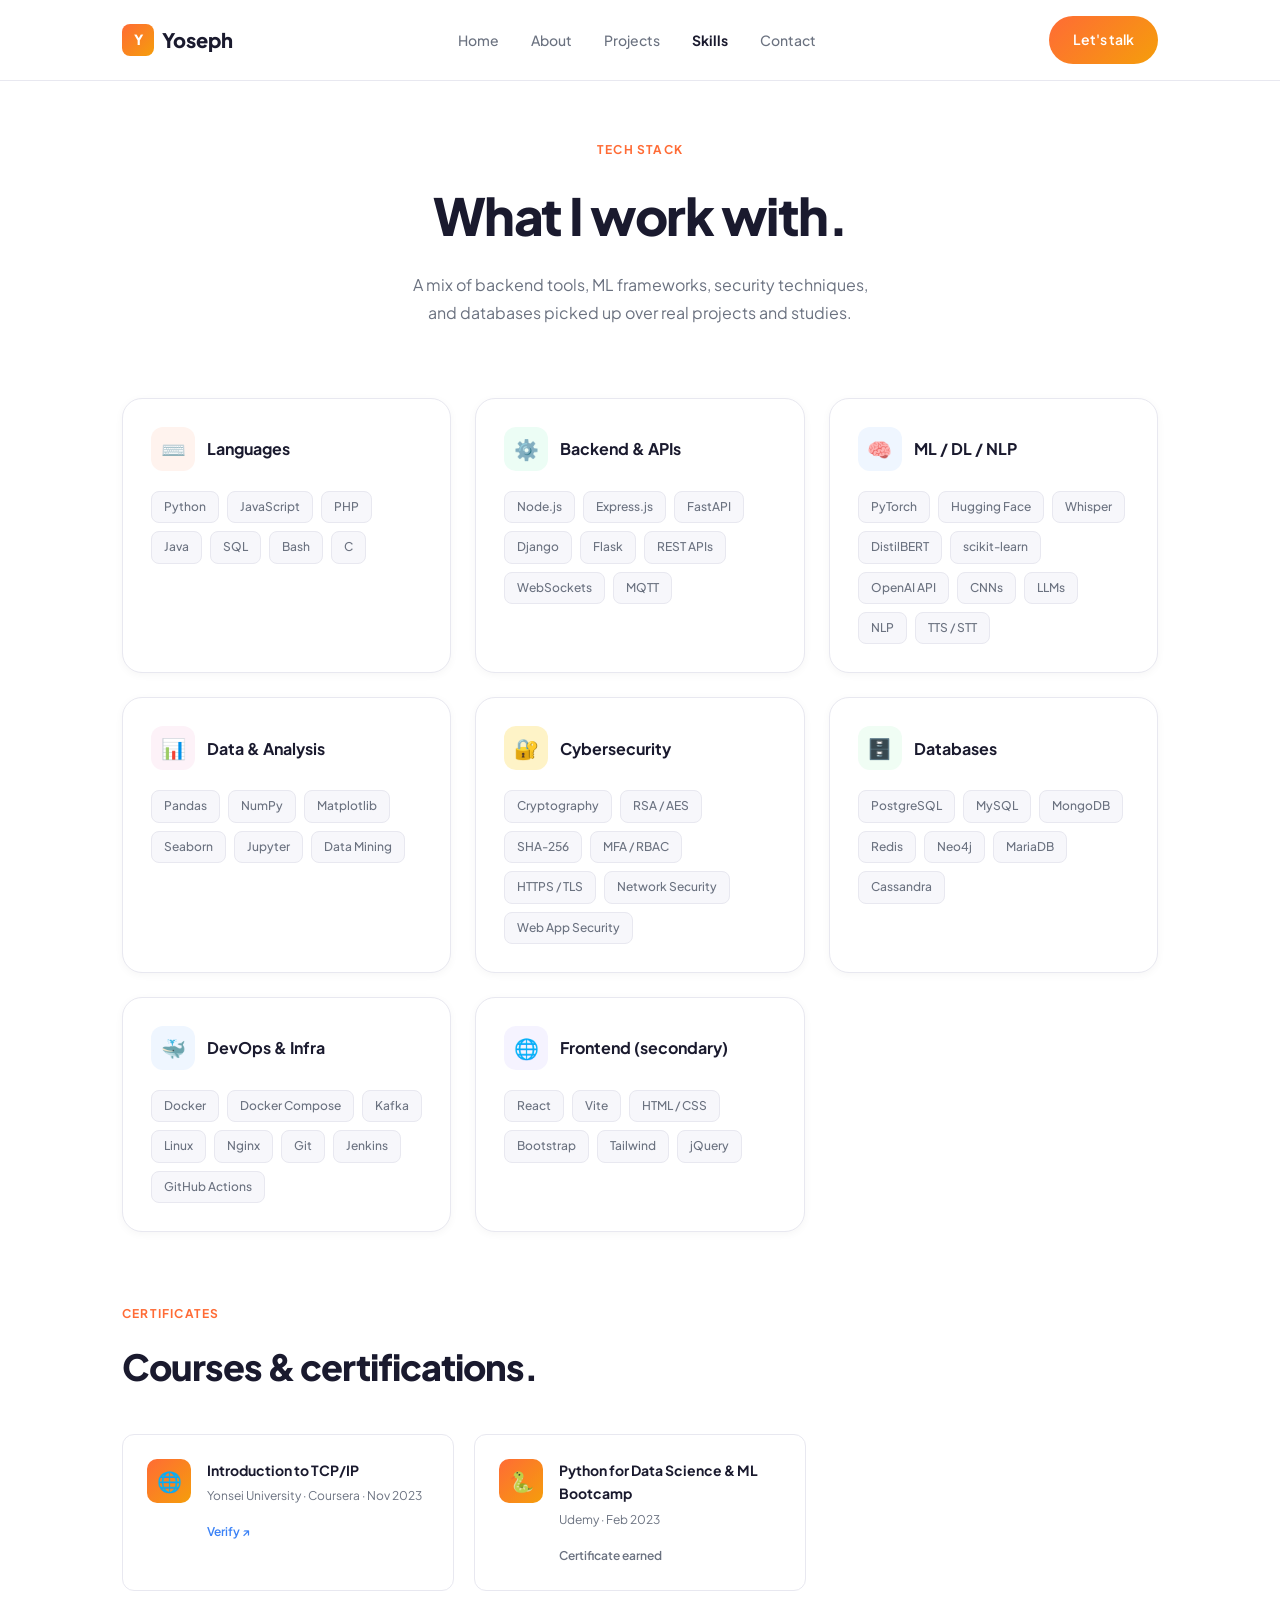
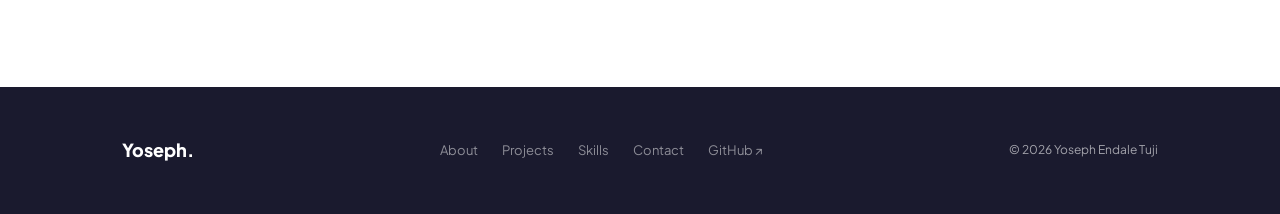
<file: skills.html>
<!DOCTYPE html>
<html lang="en">
<head>
  <meta charset="UTF-8"/>
  <meta name="viewport" content="width=device-width, initial-scale=1.0"/>
  <title>Skills — Yoseph Endale</title>
  <link rel="preconnect" href="https://fonts.googleapis.com"/>
  <link href="https://fonts.googleapis.com/css2?family=Plus+Jakarta+Sans:wght@400;500;600;700;800&family=Fira+Code:wght@400;500&display=swap" rel="stylesheet"/>
  <link rel="stylesheet" href="assets/css/style.css"/>
  <style>
    .skills-section { padding: 140px 0 96px; }

    .skills-intro { text-align: center; margin-bottom: 72px; }

    /* Category grid */
    .cat-grid {
      display: grid; grid-template-columns: repeat(auto-fill, minmax(320px, 1fr));
      gap: 24px; margin-bottom: 72px;
    }
    .cat-card {
      background: #fff; border-radius: var(--radius-lg);
      border: 1px solid var(--border); padding: 28px;
      box-shadow: 0 2px 8px rgba(0,0,0,.04); transition: all .2s;
    }
    .cat-card:hover { transform: translateY(-3px); box-shadow: 0 12px 32px rgba(0,0,0,.08); }
    .cat-header { display: flex; align-items: center; gap: 12px; margin-bottom: 20px; }
    .cat-icon {
      width: 44px; height: 44px; border-radius: 12px;
      display: flex; align-items: center; justify-content: center; font-size: 20px;
    }
    .cat-title { font-size: 16px; font-weight: 700; }
    .skill-tags { display: flex; flex-wrap: wrap; gap: 8px; }
    .skill-tag {
      padding: 5px 12px; border-radius: 8px; font-size: 12px; font-weight: 500;
      background: var(--surface); color: var(--muted);
      border: 1px solid var(--border); transition: all .15s;
    }
    .skill-tag:hover { background: var(--text); color: #fff; border-color: var(--text); }

    /* Certs */
    .certs-grid {
      display: grid; grid-template-columns: repeat(auto-fill, minmax(280px, 1fr));
      gap: 20px;
    }
    .cert-card {
      background: #fff; border-radius: var(--radius); padding: 24px;
      border: 1px solid var(--border); display: flex; gap: 16px; align-items: flex-start;
      transition: all .2s;
    }
    .cert-card:hover { transform: translateY(-2px); box-shadow: 0 8px 24px rgba(0,0,0,.07); }
    .cert-icon {
      width: 44px; height: 44px; border-radius: 10px;
      background: var(--grad1); display: flex; align-items: center;
      justify-content: center; font-size: 20px; flex-shrink: 0;
    }
    .cert-title { font-size: 14px; font-weight: 700; margin-bottom: 4px; }
    .cert-issuer { font-size: 12px; color: var(--muted); margin-bottom: 10px; }
    .cert-link {
      font-size: 12px; font-weight: 600; color: var(--blue);
      text-decoration: none; display: inline-flex; align-items: center; gap: 4px;
    }
    .cert-link:hover { text-decoration: underline; }

    @media (max-width: 768px) {
      .cat-grid   { grid-template-columns: 1fr; }
      .certs-grid { grid-template-columns: 1fr; }
    }
  </style>
</head>
<body>

  <nav id="navbar">
    <div class="nav-inner">
      <a href="index.html" class="nav-logo"><span>Y</span> Yoseph</a>
      <ul class="nav-links">
        <li><a href="index.html">Home</a></li>
        <li><a href="about.html">About</a></li>
        <li><a href="projects.html">Projects</a></li>
        <li><a href="skills.html">Skills</a></li>
        <li><a href="contact.html">Contact</a></li>
      </ul>
      <a href="contact.html" class="btn btn-grad nav-cta">Let's talk</a>
      <div class="hamburger"><span></span><span></span><span></span></div>
    </div>
  </nav>

  <section class="skills-section">
    <div class="container">

      <div class="skills-intro reveal">
        <div class="section-label">Tech stack</div>
        <h1 style="font-size:clamp(32px,4vw,52px);font-weight:800;letter-spacing:-1.5px;margin-bottom:12px">What I work with.</h1>
        <p style="font-size:16px;color:var(--muted);max-width:480px;margin:0 auto">
          A mix of backend tools, ML frameworks, security techniques, and databases picked up over real projects and studies.
        </p>
      </div>

      <div class="cat-grid">

        <div class="cat-card reveal">
          <div class="cat-header">
            <div class="cat-icon" style="background:#fff3ee">⌨️</div>
            <div class="cat-title">Languages</div>
          </div>
          <div class="skill-tags">
            <span class="skill-tag">Python</span>
            <span class="skill-tag">JavaScript</span>
            <span class="skill-tag">PHP</span>
            <span class="skill-tag">Java</span>
            <span class="skill-tag">SQL</span>
            <span class="skill-tag">Bash</span>
            <span class="skill-tag">C</span>
          </div>
        </div>

        <div class="cat-card reveal">
          <div class="cat-header">
            <div class="cat-icon" style="background:#ecfdf5">⚙️</div>
            <div class="cat-title">Backend & APIs</div>
          </div>
          <div class="skill-tags">
            <span class="skill-tag">Node.js</span>
            <span class="skill-tag">Express.js</span>
            <span class="skill-tag">FastAPI</span>
            <span class="skill-tag">Django</span>
            <span class="skill-tag">Flask</span>
            <span class="skill-tag">REST APIs</span>
            <span class="skill-tag">WebSockets</span>
            <span class="skill-tag">MQTT</span>
          </div>
        </div>

        <div class="cat-card reveal">
          <div class="cat-header">
            <div class="cat-icon" style="background:#eff6ff">🧠</div>
            <div class="cat-title">ML / DL / NLP</div>
          </div>
          <div class="skill-tags">
            <span class="skill-tag">PyTorch</span>
            <span class="skill-tag">Hugging Face</span>
            <span class="skill-tag">Whisper</span>
            <span class="skill-tag">DistilBERT</span>
            <span class="skill-tag">scikit-learn</span>
            <span class="skill-tag">OpenAI API</span>
            <span class="skill-tag">CNNs</span>
            <span class="skill-tag">LLMs</span>
            <span class="skill-tag">NLP</span>
            <span class="skill-tag">TTS / STT</span>
          </div>
        </div>

        <div class="cat-card reveal">
          <div class="cat-header">
            <div class="cat-icon" style="background:#fdf2f8">📊</div>
            <div class="cat-title">Data & Analysis</div>
          </div>
          <div class="skill-tags">
            <span class="skill-tag">Pandas</span>
            <span class="skill-tag">NumPy</span>
            <span class="skill-tag">Matplotlib</span>
            <span class="skill-tag">Seaborn</span>
            <span class="skill-tag">Jupyter</span>
            <span class="skill-tag">Data Mining</span>
          </div>
        </div>

        <div class="cat-card reveal">
          <div class="cat-header">
            <div class="cat-icon" style="background:#fef3c7">🔐</div>
            <div class="cat-title">Cybersecurity</div>
          </div>
          <div class="skill-tags">
            <span class="skill-tag">Cryptography</span>
            <span class="skill-tag">RSA / AES</span>
            <span class="skill-tag">SHA-256</span>
            <span class="skill-tag">MFA / RBAC</span>
            <span class="skill-tag">HTTPS / TLS</span>
            <span class="skill-tag">Network Security</span>
            <span class="skill-tag">Web App Security</span>
          </div>
        </div>

        <div class="cat-card reveal">
          <div class="cat-header">
            <div class="cat-icon" style="background:#f0fdf4">🗄️</div>
            <div class="cat-title">Databases</div>
          </div>
          <div class="skill-tags">
            <span class="skill-tag">PostgreSQL</span>
            <span class="skill-tag">MySQL</span>
            <span class="skill-tag">MongoDB</span>
            <span class="skill-tag">Redis</span>
            <span class="skill-tag">Neo4j</span>
            <span class="skill-tag">MariaDB</span>
            <span class="skill-tag">Cassandra</span>
          </div>
        </div>

        <div class="cat-card reveal">
          <div class="cat-header">
            <div class="cat-icon" style="background:#eff6ff">🐳</div>
            <div class="cat-title">DevOps & Infra</div>
          </div>
          <div class="skill-tags">
            <span class="skill-tag">Docker</span>
            <span class="skill-tag">Docker Compose</span>
            <span class="skill-tag">Kafka</span>
            <span class="skill-tag">Linux</span>
            <span class="skill-tag">Nginx</span>
            <span class="skill-tag">Git</span>
            <span class="skill-tag">Jenkins</span>
            <span class="skill-tag">GitHub Actions</span>
          </div>
        </div>

        <div class="cat-card reveal">
          <div class="cat-header">
            <div class="cat-icon" style="background:#f5f3ff">🌐</div>
            <div class="cat-title">Frontend (secondary)</div>
          </div>
          <div class="skill-tags">
            <span class="skill-tag">React</span>
            <span class="skill-tag">Vite</span>
            <span class="skill-tag">HTML / CSS</span>
            <span class="skill-tag">Bootstrap</span>
            <span class="skill-tag">Tailwind</span>
            <span class="skill-tag">jQuery</span>
          </div>
        </div>

      </div>

      <!-- Certificates -->
      <div class="reveal">
        <div class="section-label" style="margin-bottom:12px">Certificates</div>
        <h2 style="font-size:clamp(24px,3vw,36px);font-weight:800;letter-spacing:-1px;margin-bottom:36px">Courses & certifications.</h2>
        <div class="certs-grid">
          <div class="cert-card">
            <div class="cert-icon">🌐</div>
            <div>
              <div class="cert-title">Introduction to TCP/IP</div>
              <div class="cert-issuer">Yonsei University · Coursera · Nov 2023</div>
              <a href="https://coursera.org/verify/BHFPCJ8J6HLB" target="_blank" class="cert-link">Verify ↗</a>
            </div>
          </div>
          <div class="cert-card">
            <div class="cert-icon">🐍</div>
            <div>
              <div class="cert-title">Python for Data Science & ML Bootcamp</div>
              <div class="cert-issuer">Udemy · Feb 2023</div>
              <span class="cert-link" style="color:var(--muted);cursor:default">Certificate earned</span>
            </div>
          </div>
        </div>
      </div>

    </div>
  </section>

  <footer>
    <div class="footer-inner">
      <a href="index.html" class="footer-logo">Yoseph.</a>
      <div class="footer-links">
        <a href="about.html">About</a>
        <a href="projects.html">Projects</a>
        <a href="skills.html">Skills</a>
        <a href="contact.html">Contact</a>
        <a href="https://github.com/YosephEndale" target="_blank">GitHub ↗</a>
      </div>
      <div class="footer-copy">© 2026 Yoseph Endale Tuji</div>
    </div>
  </footer>
<!-- Google tag (gtag.js) -->
<script async src="https://www.googletagmanager.com/gtag/js?id=G-W89TSL78B0"></script>
<script>
  window.dataLayer = window.dataLayer || [];
  function gtag(){dataLayer.push(arguments);}
  gtag('js', new Date());

  gtag('config', 'G-W89TSL78B0');
</script>

  <script src="assets/js/main.js"></script>
</body>
</html>
</file>
<file: assets/css/style.css>
/* ── Reset ── */
*, *::before, *::after { box-sizing: border-box; margin: 0; padding: 0; }

/* ── Variables ── */
:root {
  --bg:       #ffffff;
  --surface:  #f7f7fb;
  --border:   #e8e8f0;
  --text:     #1a1a2e;
  --muted:    #6b7280;
  --orange:   #ff6b35;
  --blue:     #3b82f6;
  --purple:   #8b5cf6;
  --green:    #10b981;
  --pink:     #ec4899;
  --yellow:   #f59e0b;
  --grad1:    linear-gradient(135deg, #ff6b35, #f59e0b);
  --grad2:    linear-gradient(135deg, #3b82f6, #8b5cf6);
  --grad3:    linear-gradient(135deg, #10b981, #3b82f6);
  --font-head: 'Clash Display', 'Cabinet Grotesk', sans-serif;
  --font-body: 'Satoshi', 'General Sans', sans-serif;
  --radius:    12px;
  --radius-lg: 20px;
}

/* ── Fonts (Google Fonts fallback) ── */
@import url('https://fonts.googleapis.com/css2?family=Plus+Jakarta+Sans:wght@400;500;600;700;800&family=Fira+Code:wght@400;500&display=swap');
:root {
  --font-head: 'Plus Jakarta Sans', sans-serif;
  --font-body: 'Plus Jakarta Sans', sans-serif;
  --font-mono: 'Fira Code', monospace;
}

html { scroll-behavior: smooth; }

body {
  background: var(--bg);
  color: var(--text);
  font-family: var(--font-body);
  font-size: 15px;
  line-height: 1.7;
  overflow-x: hidden;
}

/* ── Utility ── */
.container { max-width: 1100px; margin: 0 auto; padding: 0 32px; }

.tag-pill {
  display: inline-flex; align-items: center; gap: 6px;
  padding: 4px 12px; border-radius: 100px;
  font-size: 11px; font-weight: 600; letter-spacing: .04em; text-transform: uppercase;
}
.tag-pill.orange { background: #fff3ee; color: var(--orange); }
.tag-pill.blue   { background: #eff6ff; color: var(--blue); }
.tag-pill.purple { background: #f5f3ff; color: var(--purple); }
.tag-pill.green  { background: #ecfdf5; color: var(--green); }
.tag-pill.pink   { background: #fdf2f8; color: var(--pink); }

.btn {
  display: inline-flex; align-items: center; gap: 8px;
  padding: 12px 24px; border-radius: 100px;
  font-family: var(--font-body); font-size: 14px; font-weight: 600;
  text-decoration: none; border: none; cursor: pointer; transition: all .2s;
}
.btn-primary {
  background: var(--text); color: #fff;
}
.btn-primary:hover { transform: translateY(-2px); box-shadow: 0 8px 24px rgba(26,26,46,.2); }
.btn-outline {
  background: transparent; color: var(--text);
  border: 2px solid var(--border);
}
.btn-outline:hover { border-color: var(--text); transform: translateY(-2px); }
.btn-grad {
  background: var(--grad1); color: #fff;
}
.btn-grad:hover { transform: translateY(-2px); box-shadow: 0 8px 24px rgba(255,107,53,.35); }

/* ── NAV ── */
nav {
  position: fixed; top: 0; left: 0; right: 0; z-index: 100;
  padding: 16px 0;
  background: rgba(255,255,255,.85);
  backdrop-filter: blur(20px);
  border-bottom: 1px solid var(--border);
  transition: box-shadow .3s;
}
nav.scrolled { box-shadow: 0 4px 24px rgba(0,0,0,.06); }
.nav-inner {
  max-width: 1100px; margin: 0 auto; padding: 0 32px;
  display: flex; justify-content: space-between; align-items: center;
}
.nav-logo {
  font-weight: 800; font-size: 20px; text-decoration: none; color: var(--text);
  display: flex; align-items: center; gap: 8px;
}
.nav-logo span {
  width: 32px; height: 32px; border-radius: 8px;
  background: var(--grad1);
  display: flex; align-items: center; justify-content: center;
  color: #fff; font-size: 14px; font-weight: 800;
}
.nav-links { display: flex; gap: 4px; list-style: none; align-items: center; }
.nav-links a {
  padding: 8px 14px; border-radius: 8px;
  color: var(--muted); text-decoration: none; font-size: 14px; font-weight: 500;
  transition: all .2s;
}
.nav-links a:hover { color: var(--text); background: var(--surface); }
.nav-links a.active { color: var(--text); font-weight: 700; }
.nav-cta { margin-left: 8px; }

/* ── Page hero (shared across pages) ── */
.page-hero {
  padding: 140px 0 80px;
  text-align: center;
  position: relative;
  overflow: hidden;
}
.page-hero::before {
  content: '';
  position: absolute; inset: 0;
  background:
    radial-gradient(ellipse 60% 50% at 20% 50%, rgba(255,107,53,.08) 0%, transparent 60%),
    radial-gradient(ellipse 60% 50% at 80% 50%, rgba(59,130,246,.07) 0%, transparent 60%);
  pointer-events: none;
}
.page-hero h1 {
  font-size: clamp(36px, 5vw, 64px); font-weight: 800;
  letter-spacing: -1.5px; line-height: 1.1;
  margin-bottom: 16px;
}
.page-hero p {
  font-size: 17px; color: var(--muted); max-width: 520px;
  margin: 0 auto;
}

/* ── Section ── */
.section { padding: 96px 0; }
.section-label {
  font-size: 12px; font-weight: 700; letter-spacing: .1em;
  text-transform: uppercase; color: var(--orange); margin-bottom: 12px;
}
.section-title {
  font-size: clamp(28px, 3.5vw, 42px); font-weight: 800;
  letter-spacing: -1px; line-height: 1.1; margin-bottom: 16px;
}
.section-sub { font-size: 16px; color: var(--muted); max-width: 520px; }

/* ── Reveal ── */
.reveal { opacity: 0; transform: translateY(24px); transition: opacity .6s ease, transform .6s ease; }
.reveal.visible { opacity: 1; transform: none; }

/* ── Footer ── */
footer {
  background: var(--text); color: rgba(255,255,255,.6);
  padding: 48px 0;
}
.footer-inner {
  max-width: 1100px; margin: 0 auto; padding: 0 32px;
  display: flex; justify-content: space-between; align-items: center;
  flex-wrap: wrap; gap: 16px;
}
.footer-logo { font-weight: 800; color: #fff; font-size: 18px; text-decoration: none; }
.footer-links { display: flex; gap: 24px; }
.footer-links a { color: rgba(255,255,255,.5); text-decoration: none; font-size: 13px; transition: color .2s; }
.footer-links a:hover { color: #fff; }
.footer-copy { font-size: 12px; }

/* ── Hamburger (mobile) ── */
.hamburger { display: none; flex-direction: column; gap: 5px; cursor: pointer; padding: 4px; }
.hamburger span { width: 22px; height: 2px; background: var(--text); border-radius: 2px; transition: all .3s; }

/* ── Responsive nav ── */
@media (max-width: 768px) {
  .hamburger { display: flex; }
  .nav-links {
    display: none; position: absolute; top: 100%; left: 0; right: 0;
    background: #fff; flex-direction: column; padding: 16px 24px 24px;
    border-bottom: 1px solid var(--border); gap: 4px;
  }
  .nav-links.open { display: flex; }
  .nav-links a { padding: 10px 14px; }
  .nav-cta { display: none; }
  .container { padding: 0 20px; }
}
</file>
